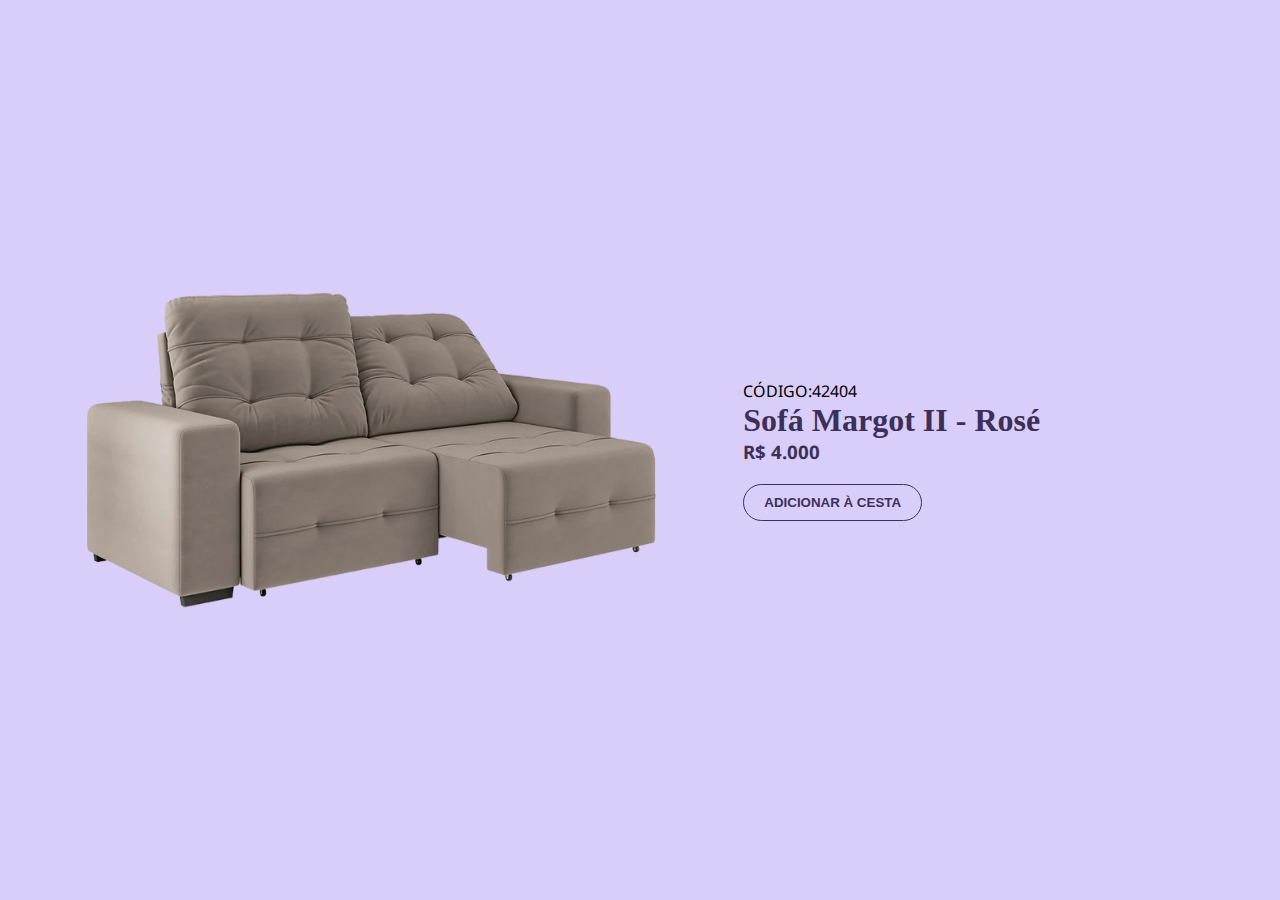
<file: card-de-produto/index.html>
<!DOCTYPE html>
<html lang="pt-br">
<head>
    <meta charset="UTF-8">
    <meta http-equiv="X-UA-Compatible" content="IE=edge">
    <meta name="viewport" content="width=device-width, initial-scale=1.0">
    <title>Card de Produto</title>
    <link rel="stylesheet" href="style.css">
    <link rel="shortcut icon" href="imagens/1356332.png" type="image/x-icon">
</head>
<body>
    <div class="area-principal">
        <div class="area-left">
            <img src="imagens/sofa_1.webp" alt="Sofa">
        </div>

        <div class="area-right">
            <div class="area-right-txt">
                <p>CÓDIGO:42404</p>
                <h1>Sofá Margot II - Rosé</h1>
                <h3>R$ 4.000</h3> 
            </div>

            <div class="area-right-button">
                <button>ADICIONAR À CESTA</button>
            </div>
        </div>
    </div>
</body>
</html>
</file>
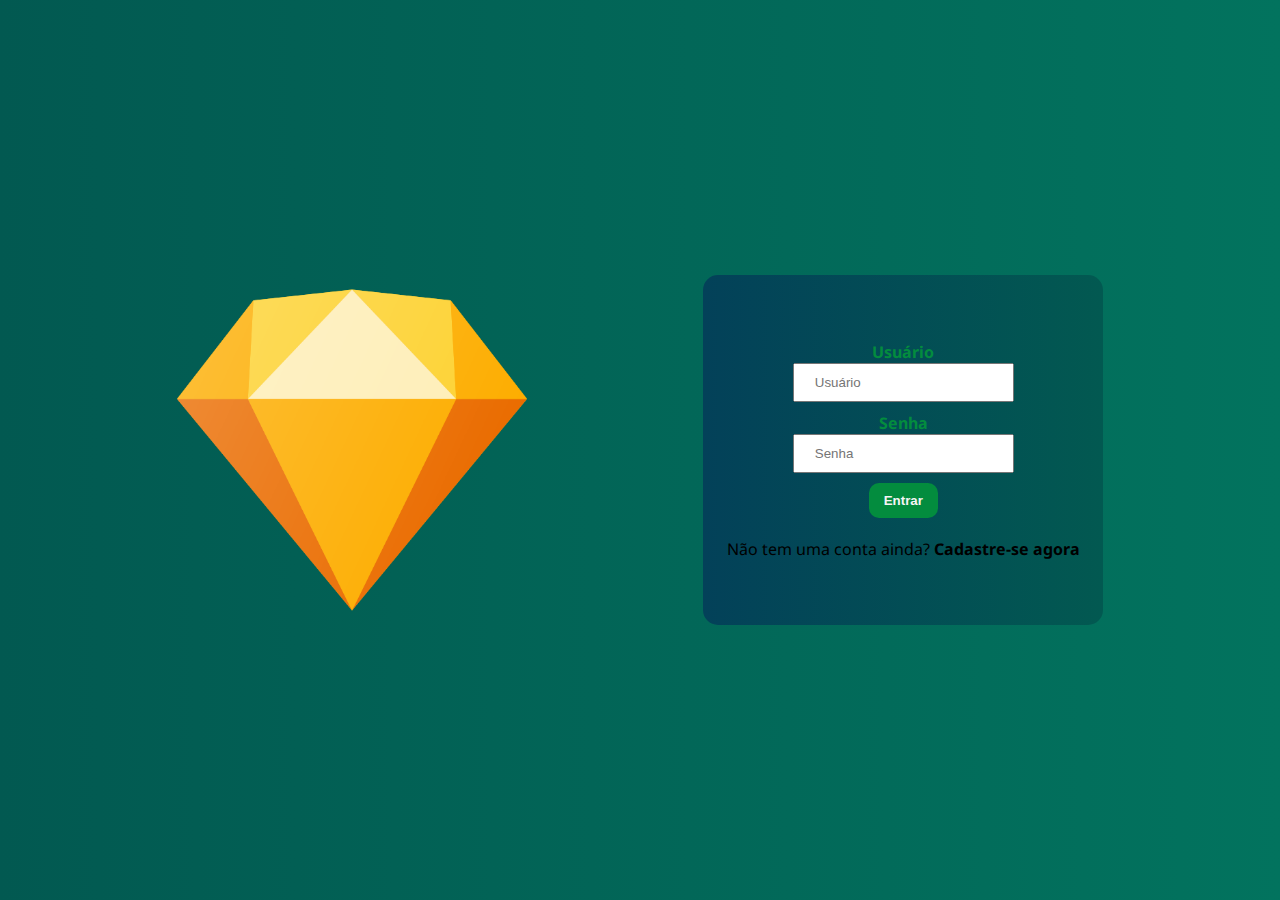
<file: site-teste 21/index.html>
<!DOCTYPE html>
<html lang="pt-br">
<head>
    <meta charset="UTF-8">
    <meta http-equiv="X-UA-Compatible" content="IE=edge">
    <meta name="viewport" content="width=device-width, initial-scale=1.0">
    <title>Login</title>
    <link rel="stylesheet" href="style.css">
    <link rel="shortcut icon" href="imagens/2993662_app_brand_brands_logo_logos_icon.png" type="image/x-icon">
</head>
<body>
    <div class="area-login">
        <div class="left-area">
            <img src="imagens/2993662_app_brand_brands_logo_logos_icon.png" alt="">
        </div>

        <div class="right-area">
            <div class="card-login">
                <div class="input-usuario">
                    <label for="Usuário">Usuário</label>
                    <input type="text" placeholder="Usuário" id="login">
                </div>
                <div class="input-senha">
                    <label for="Senha">Senha</label>
                    <input type="password" placeholder="Senha" id="senha">
                </div>

                <div class="btn-entrar">
                    <button onclick="logar()">Entrar</button> 
                </div>

                <div class="card-login-txt">
                    <p>Não tem uma conta ainda? <a href="#">Cadastre-se agora</a></p>
                </div>
            </div>
        </div>
    </div>

    <script src="javascript.js"></script>
</body>
</html>
</file>
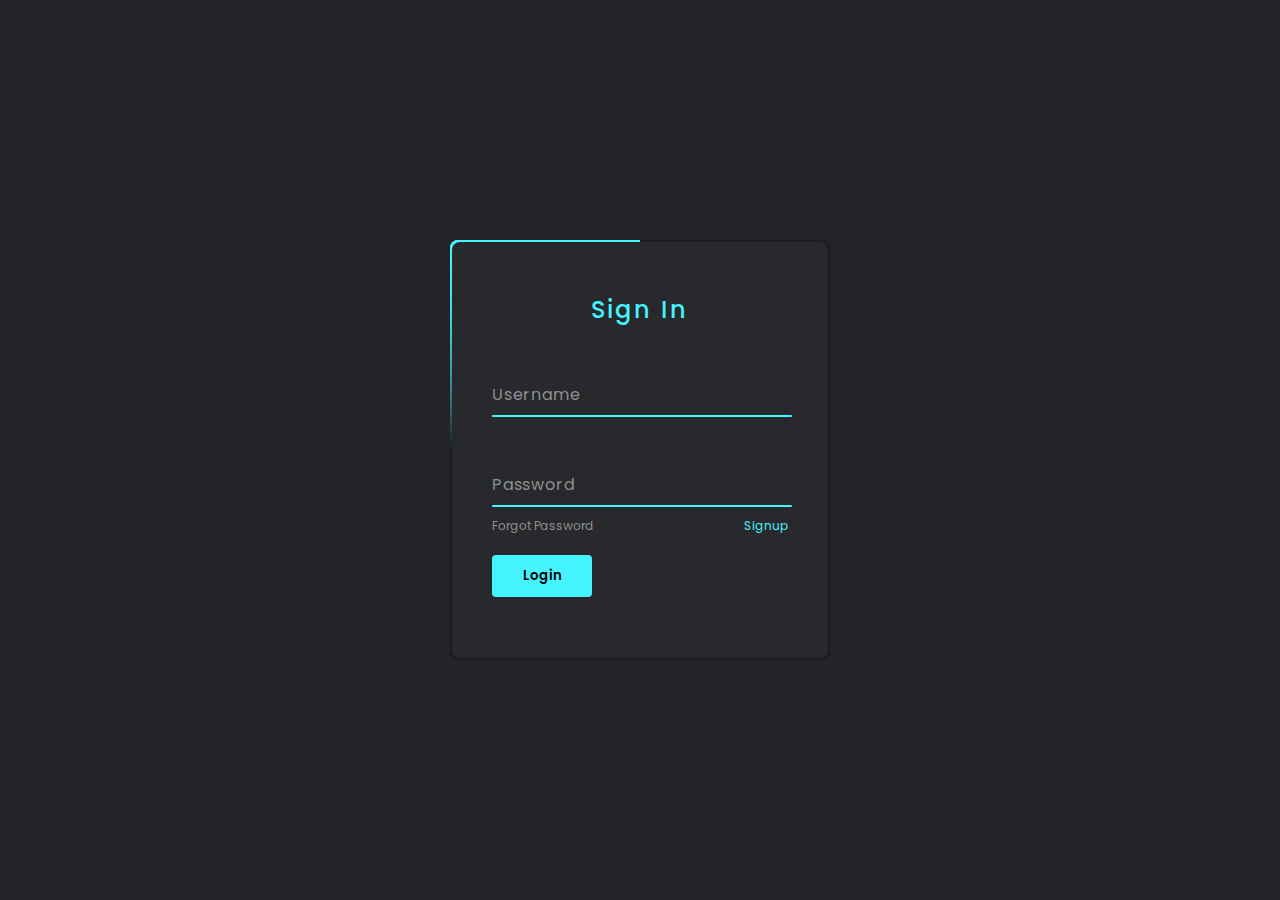
<file: site-teste 22/index.html>
<!DOCTYPE html>
<html lang="pt-br">
<head>
    <meta charset="UTF-8">
    <meta http-equiv="X-UA-Compatible" content="IE=edge">
    <meta name="viewport" content="width=device-width, initial-scale=1.0">
    <title>Tela de Login</title>
    <link rel="stylesheet" href="style.css">
    <link rel="shortcut icon" href="imagens/login-.png" type="image/x-icon">
</head>
<body>
    <div class="box">
        <div class="form">
            <h2>Sign In</h2>
            <div class="inputBox">
                <input type="text" required="required" id="login">
                <span>Username</span>
                <i></i>
            </div>

            <div class="inputBox">
                <input type="password" required="required" id="senha">
                <span>Password</span>
                <i></i>
            </div>
    
            <div class="links">
                <a href="#">Forgot Password</a> 
                <a href="#">Signup</a> 
            </div>

            <input type="submit" value="Login" onclick="logar()">
        </div>
    </div>

    <script src="login-screen.js"></script>
</body>
</html>
</file>
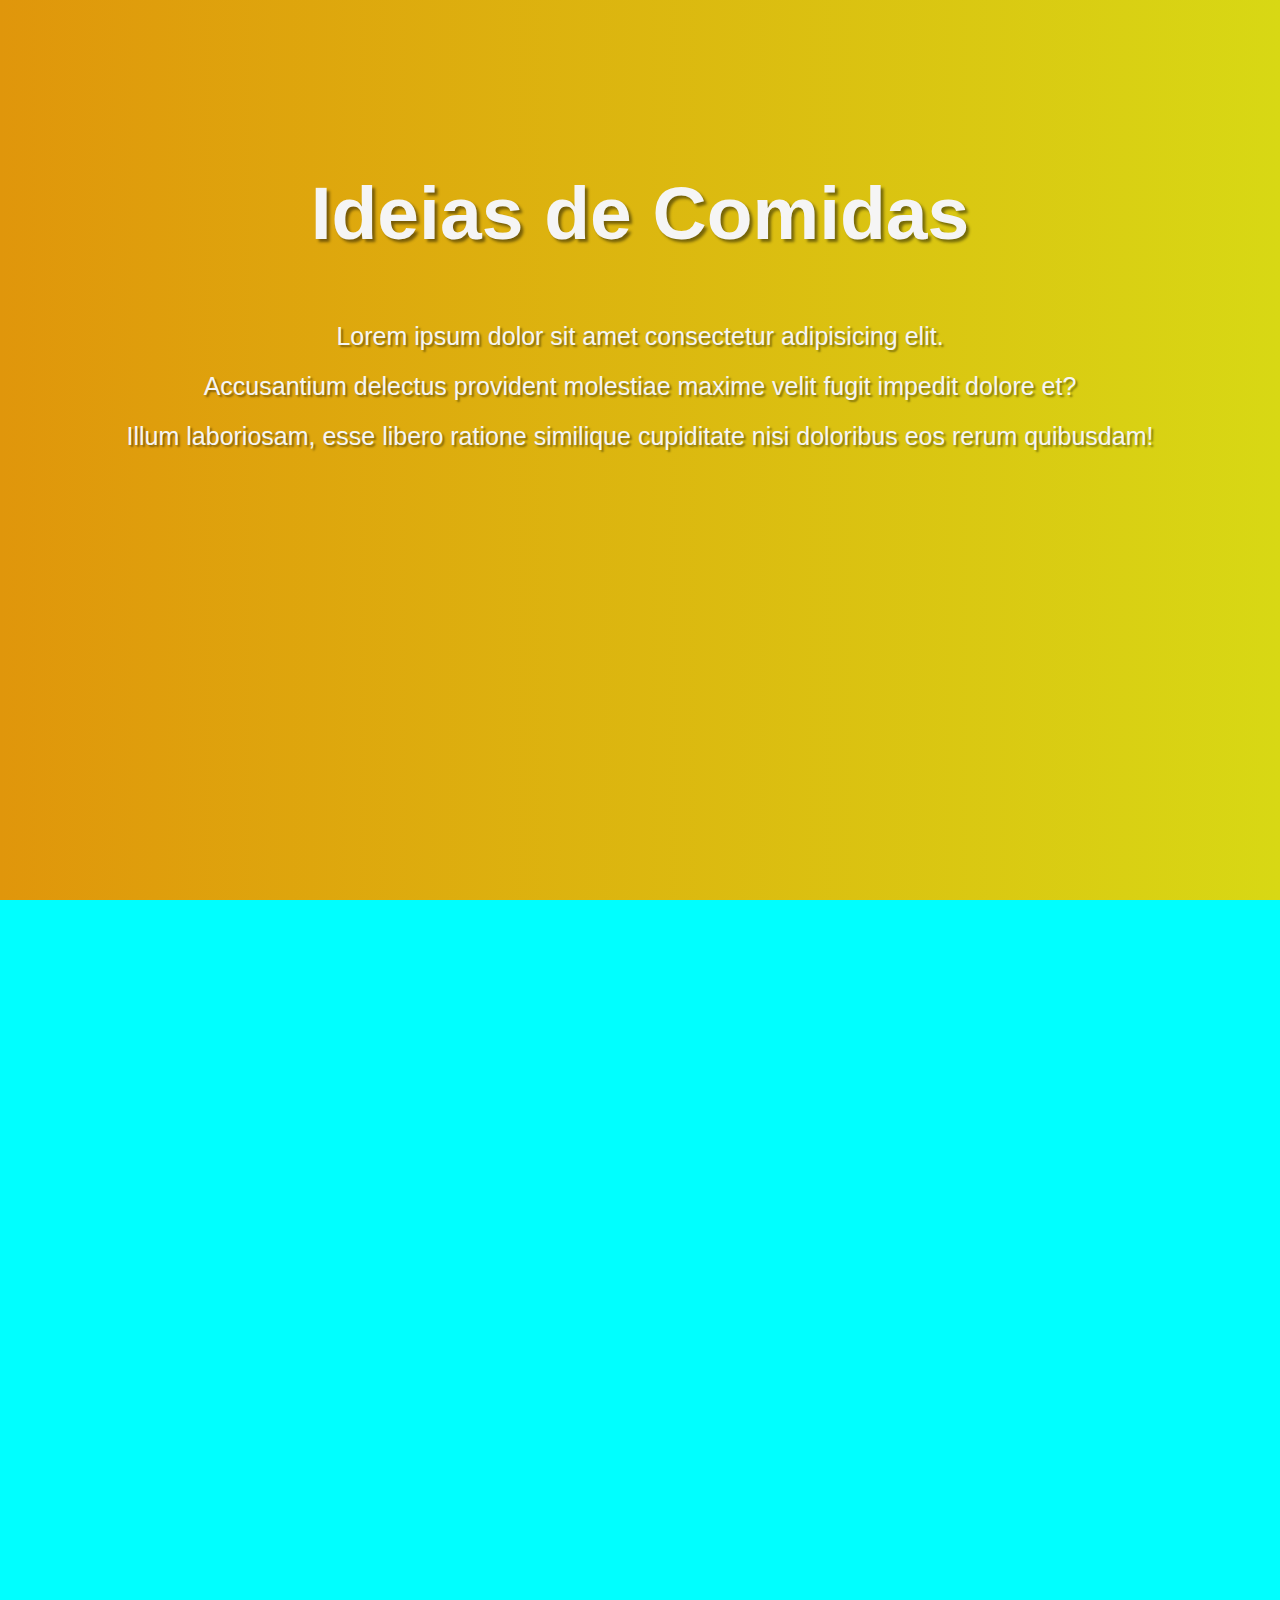
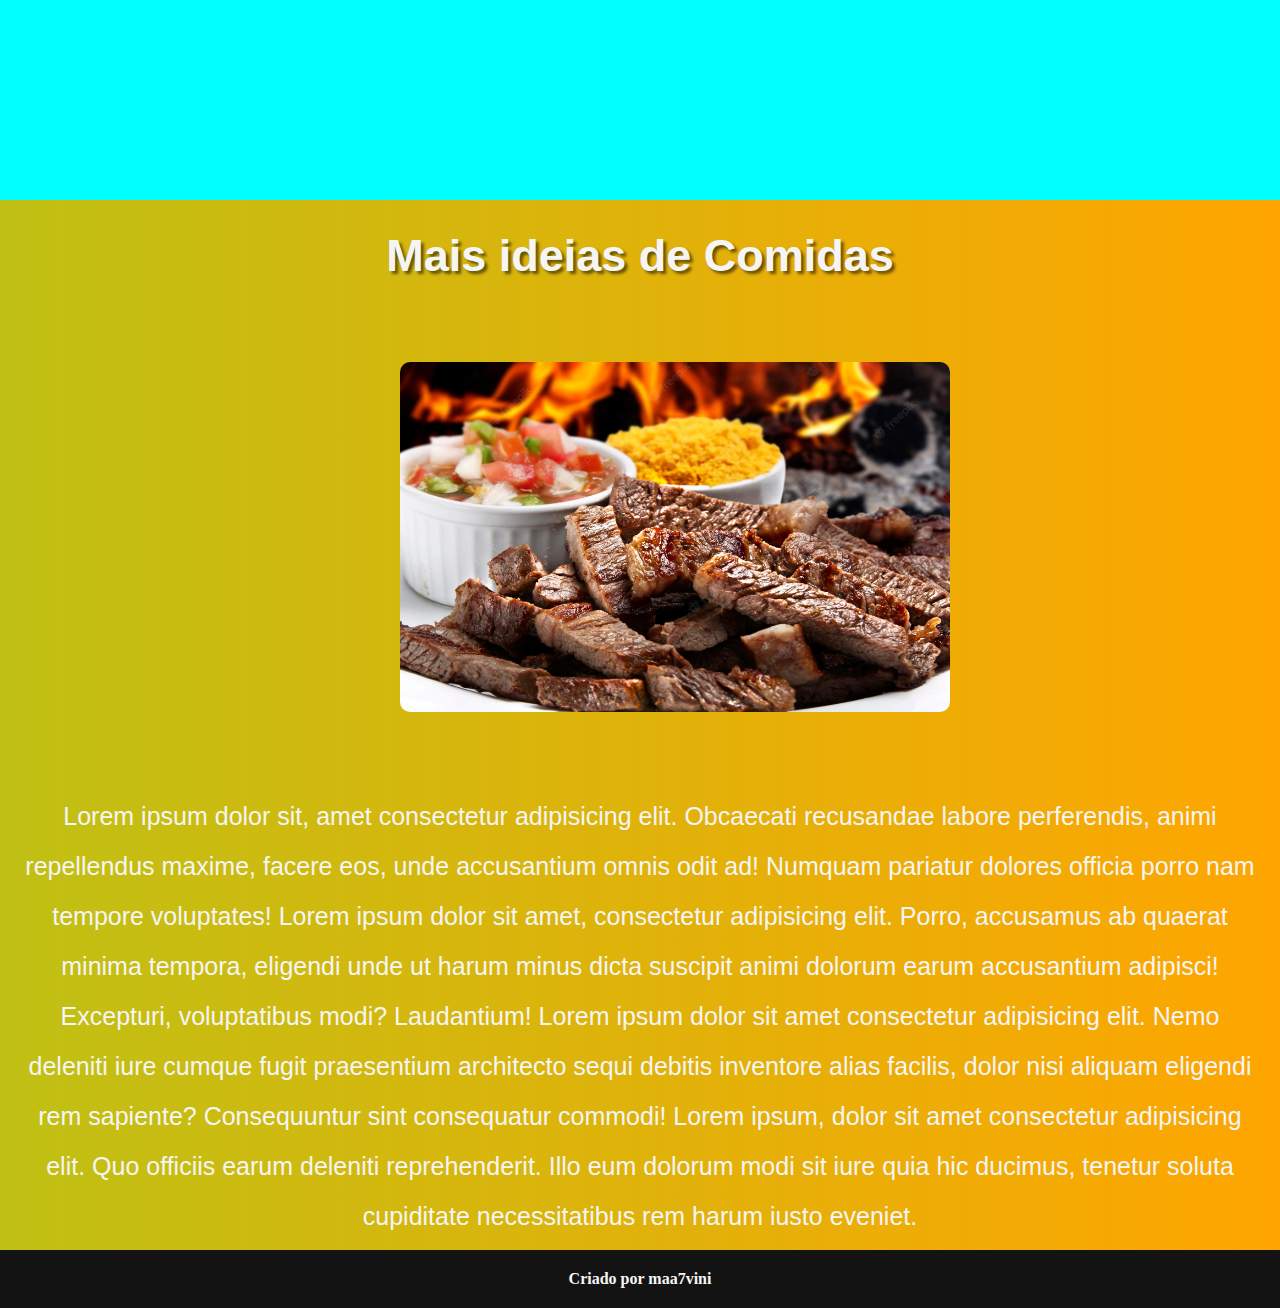
<file: site-teste 3/index.html>
<!DOCTYPE html>
<html lang="pt-br">
<head>
    <meta charset="UTF-8">
    <meta http-equiv="X-UA-Compatible" content="IE=edge">
    <meta name="viewport" content="width=device-width, initial-scale=1.0">
    <title>Comidas | M.V</title>
    <link rel="shortcut icon" href="imagens/icons8-barbecue-48.png" type="image/x-icon">
    <link rel="stylesheet" href="style.css">
</head>
<body>
    <div class="container" id="div1">
        <h1>Ideias de Comidas</h1>
        <p>Lorem ipsum dolor sit amet consectetur adipisicing elit. <br> Accusantium delectus provident molestiae maxime velit fugit impedit dolore et? <br> Illum laboriosam, esse libero ratione similique cupiditate nisi doloribus eos rerum quibusdam!</p>
    </div>
    <div class="container" id="div2"></div>
    <div class="container" id="div3">
        <h2>Mais ideias de Comidas</h2>
        <img src="imagens/churrasco.webp" alt="churrasco">
        <p>Lorem ipsum dolor sit, amet consectetur adipisicing elit. Obcaecati recusandae labore perferendis, animi repellendus maxime, facere eos, unde accusantium omnis odit ad! Numquam pariatur dolores officia porro nam tempore voluptates! Lorem ipsum dolor sit amet, consectetur adipisicing elit. Porro, accusamus ab quaerat minima tempora, eligendi unde ut harum minus dicta suscipit animi dolorum earum accusantium adipisci! Excepturi, voluptatibus modi? Laudantium! Lorem ipsum dolor sit amet consectetur adipisicing elit. Nemo deleniti iure cumque fugit praesentium architecto sequi debitis inventore alias facilis, dolor nisi aliquam eligendi rem sapiente? Consequuntur sint consequatur commodi! Lorem ipsum, dolor sit amet consectetur adipisicing elit. Quo officiis earum deleniti reprehenderit. Illo eum dolorum modi sit iure quia hic ducimus, tenetur soluta cupiditate necessitatibus rem harum iusto eveniet.</p>
    </div>
    <footer>
        <p>Criado por <a href="https://github.com/maa7vini" target="_blank" rel="external">maa7vini</a></p>
    </footer>
</body>
</html>
</file>
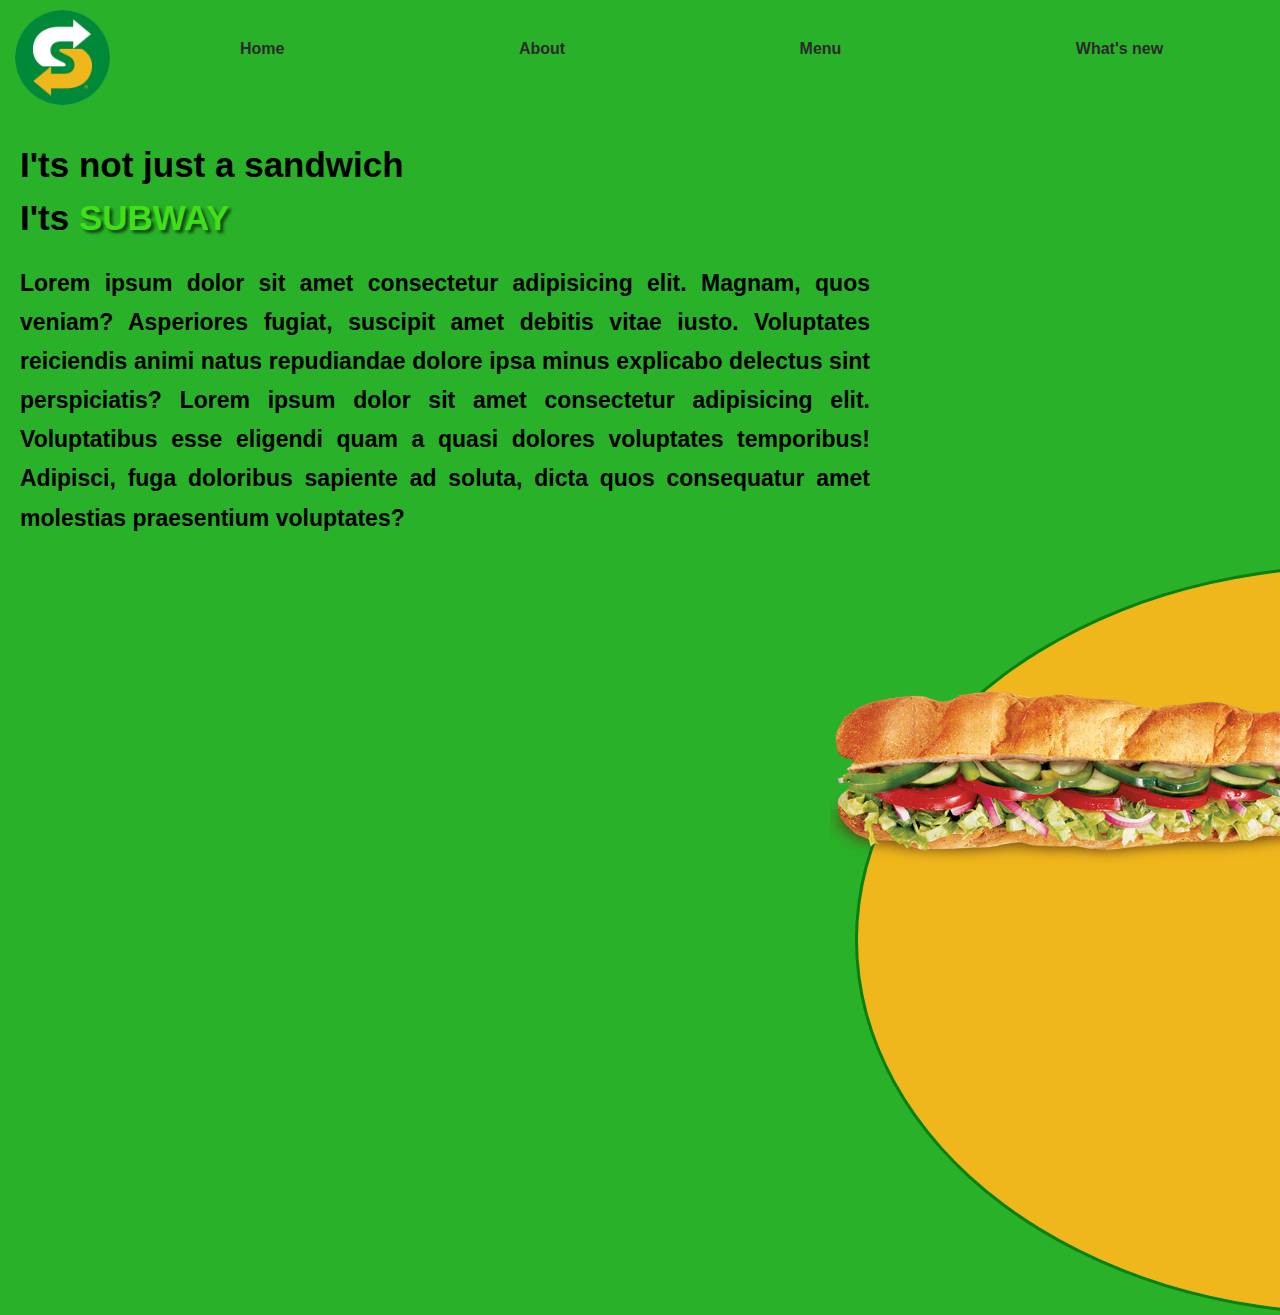
<file: site-teste 5/index.html>
<!DOCTYPE html>
<html lang="pt-br">
<head>
    <meta charset="UTF-8">
    <meta http-equiv="X-UA-Compatible" content="IE=edge">
    <meta name="viewport" content="width=device-width, initial-scale=1.0">
    <title>| Subway</title>
    <link rel="shortcut icon" href="imagens/-J-WylRi_400x400.png" type="image/x-icon">
    <link rel="stylesheet" href="style.css">
</head>
<body>
    <header>
        <nav>
            <img src="imagens/-J-WylRi_400x400.png" alt="Logo SubWay">
        </nav>
        <div class="menu">
            <a href="#">Home</a>
            <a href="#">About</a>
            <a href="#">Menu</a>
            <a href="#">What's new</a>
        </div>
    </header>
    <div class="bola-laranja"></div>
    <div class="lanche">
        <img src="imagens/lanche-vegetariano.png" alt="Lanche">
    </div>
    <div class="sobre">
        <div class="texto-sobre">
            <h1>I'ts not just a sandwich <br> I'ts <span style="color: rgb(64, 223, 24); text-shadow: 3px 3px 3px rgba(0, 0, 0, 0.589);">SUBWAY</span></h1>
            <p>Lorem ipsum dolor sit amet consectetur adipisicing elit. Magnam, quos veniam? Asperiores fugiat, suscipit amet debitis vitae iusto. Voluptates reiciendis animi natus repudiandae dolore ipsa minus explicabo delectus sint perspiciatis? Lorem ipsum dolor sit amet consectetur adipisicing elit. Voluptatibus esse eligendi quam a quasi dolores voluptates temporibus! Adipisci, fuga doloribus sapiente ad soluta, dicta quos consequatur amet molestias praesentium voluptates?
            </p>
        </div>
    </div>
</body>
</html>
</file>
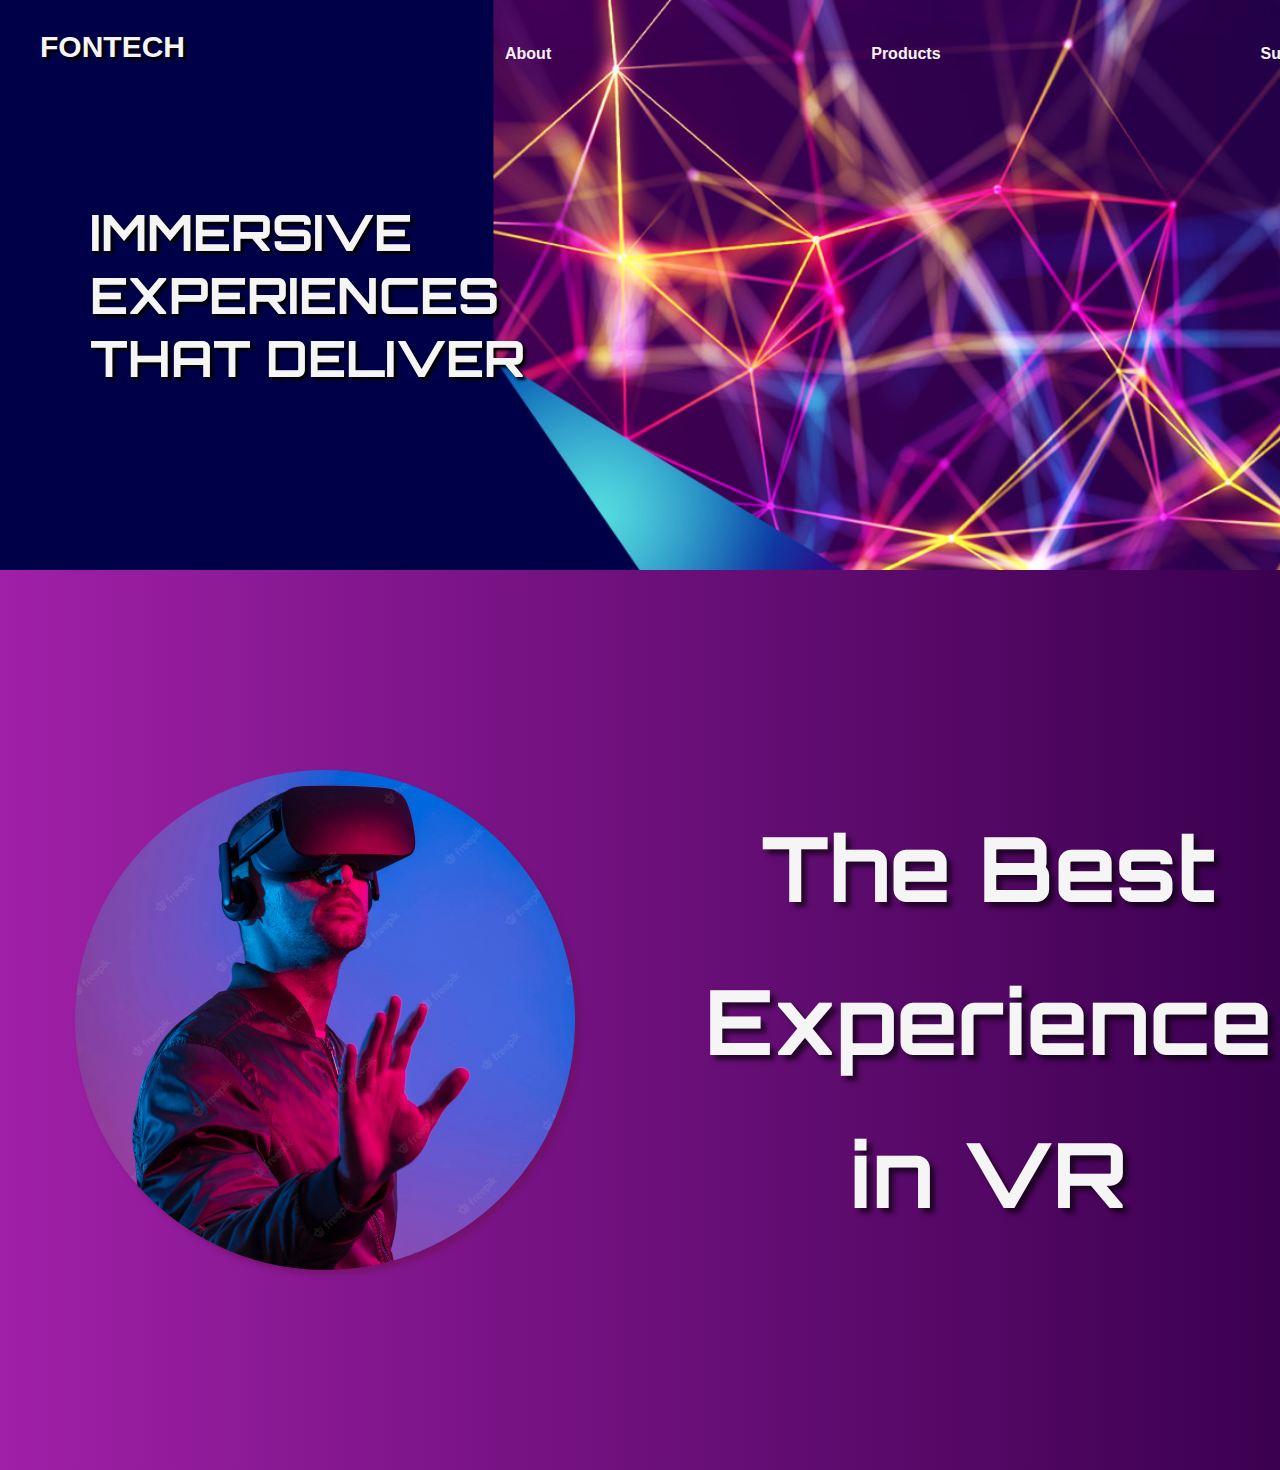
<file: site-teste 6/index.html>
<!DOCTYPE html>
<html lang="pt-br">
<head>
    <link rel="preconnect" href="https://fonts.googleapis.com">
    <link rel="preconnect" href="https://fonts.gstatic.com" crossorigin>
    <link href="https://fonts.googleapis.com/css2?family=Orbitron:wght@500&display=swap" rel="stylesheet">
    <meta charset="UTF-8">
    <meta http-equiv="X-UA-Compatible" content="IE=edge">
    <meta name="viewport" content="width=device-width, initial-scale=1.0">
    <title>Tech | M.V</title>
    <link rel="shortcut icon" href="imagens/icons8-circuit-50.png" type="image/x-icon">
    <link rel="stylesheet" href="style.css">
</head>
<body>
    <nav class="menu">
        <h1>FONTECH</h1>
        <a href="#">About</a>
        <a href="#">Products</a>
        <a href="#">Support</a>
    </nav>
    <div class="header">
        <h1>IMMERSIVE <br> EXPERIENCES <br> THAT DELIVER</h1>
    </div>
    <div class="vr">
        <img src="imagens/homem-usando-oculos-vr-com-fundo-gradiente_23-2148864957.webp" alt="Homem usando oculos VR">
        <h1>The Best <br> Experience <br> in VR</h1>
    </div>
</body>
</html>
</file>
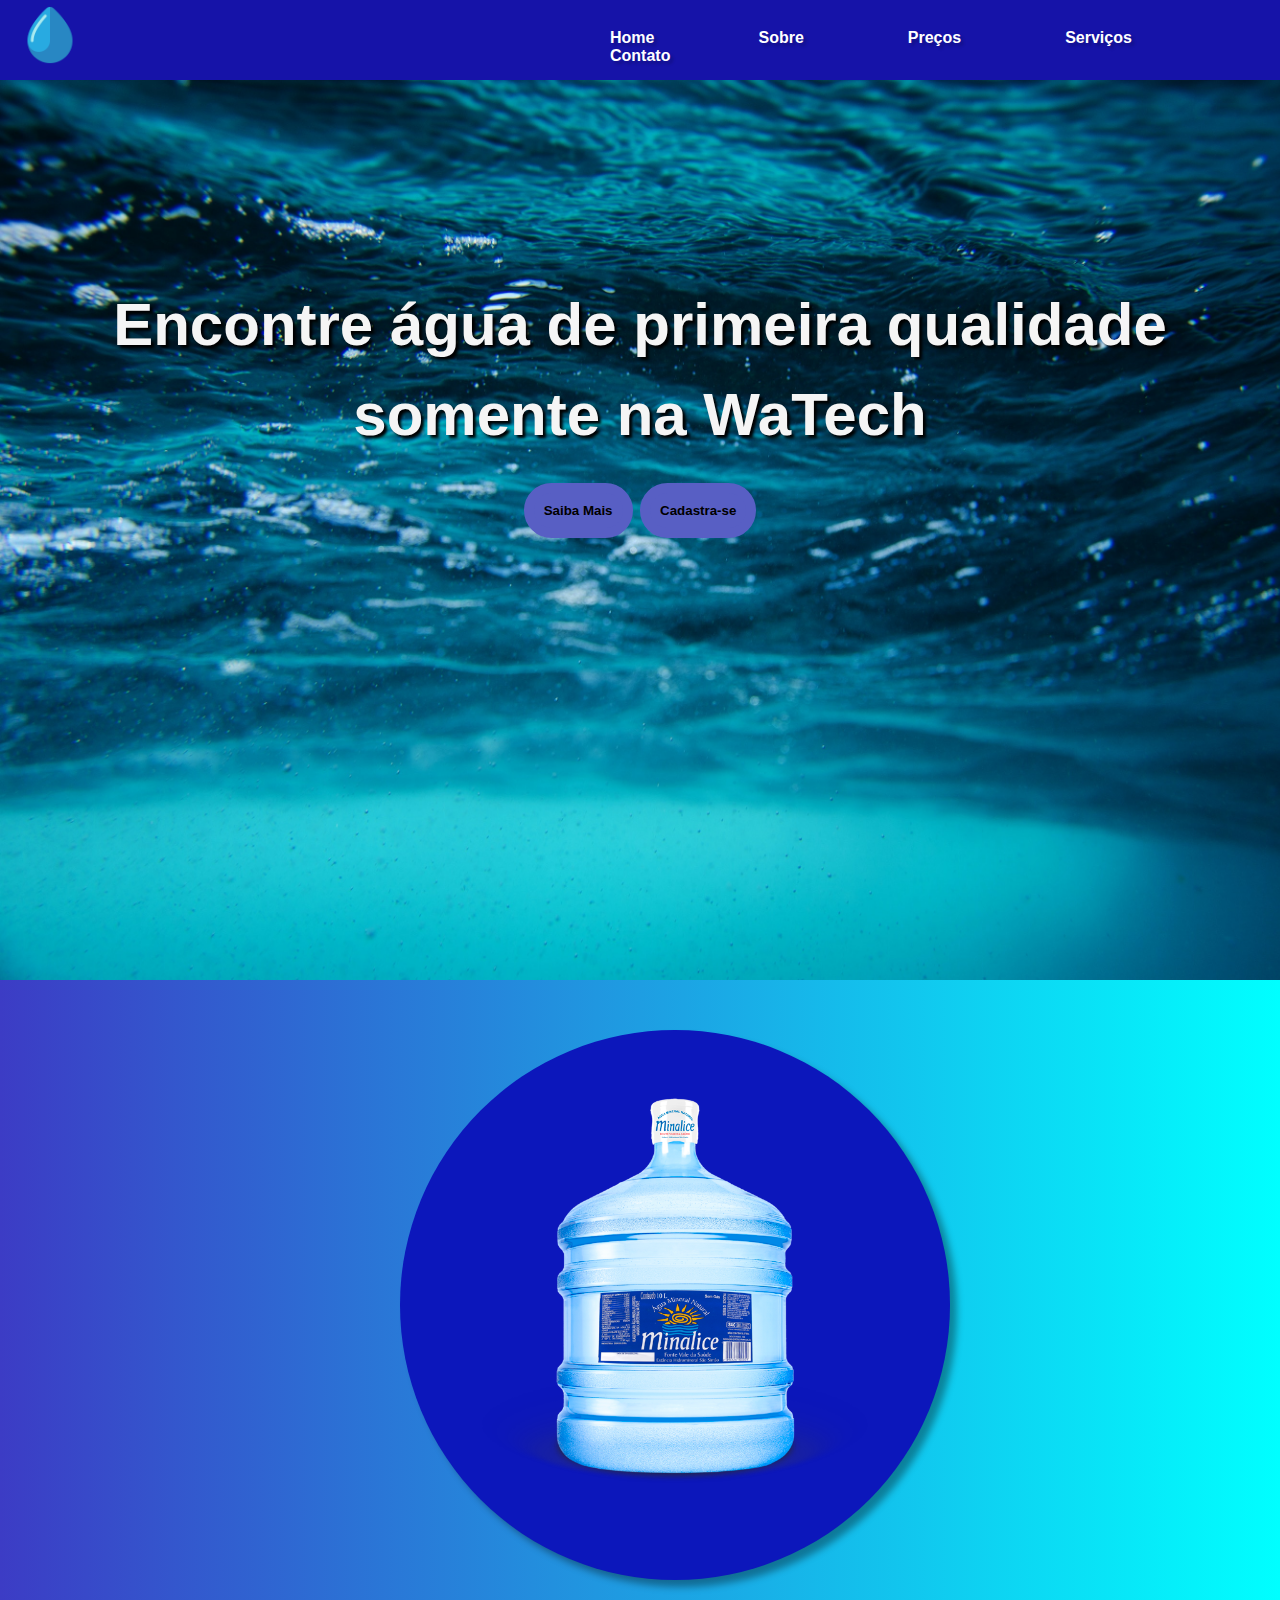
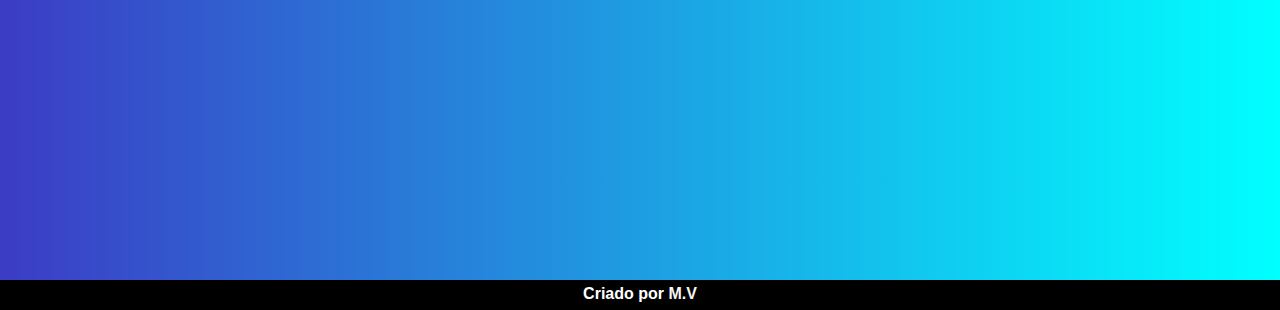
<file: site-teste 7/index.html>
<!DOCTYPE html>
<html lang="pt-br">
<head>
    <meta charset="UTF-8">
    <meta http-equiv="X-UA-Compatible" content="IE=edge">
    <meta name="viewport" content="width=device-width, initial-scale=1.0">
    <title>Water | M.V</title>
    <link rel="stylesheet" href="style.css">
    <link rel="shortcut icon" href="imagens/2534347.png" type="image/x-icon">
</head>
<body>
    <header>
        <nav>
            <img src="imagens/2534347.png" alt="Gota de Água">
        </nav>
        <div class="menu">
        <a href="#">Home</a> 
        <a href="#">Sobre</a>
        <a href="#">Preços</a>
        <a href="#">Serviços</a>
        <a href="#">Contato</a>
        </div>
    </header>
    <div class="center">
        <h1>Encontre água de primeira qualidade <br> somente na WaTech</h1>
        <button>Saiba Mais</button>
        <button>Cadastra-se</button>
    </div>
    <div class="div1">
        <div class="bola"></div>
        <div class="galao">
            <img src="imagens/GAlao-10-2.png" alt="Galão de Água">
        </div>
    </div>
    <footer>
        <p>Criado por <a href="https://github.com/maa7vini" target="_blank" rel="external">M.V</a></p>
    </footer>
</body>
</html>
</file>
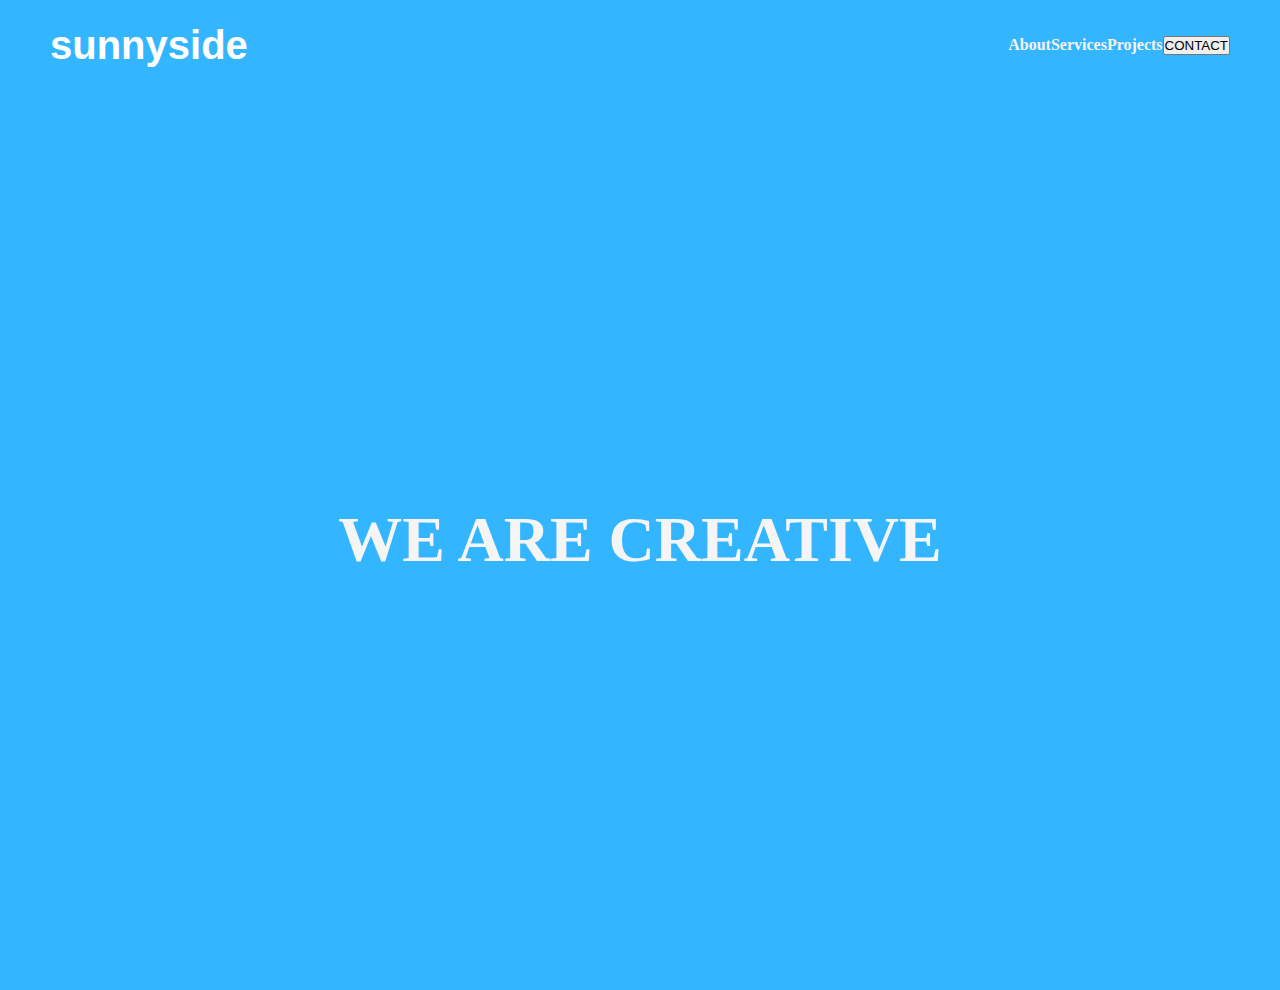
<file: site-teste 8/index.html>
<!DOCTYPE html>
<html lang="pt-br">
<head>
    <meta charset="UTF-8">
    <meta http-equiv="X-UA-Compatible" content="IE=edge">
    <meta name="viewport" content="width=device-width, initial-scale=1.0">
    <title>Site Test</title>
    <link rel="stylesheet" href="style.css">
    <link rel="shortcut icon" href="imagens/5854002_citrus_food_fruit_juice_orange_icon.png" type="image/x-icon">
</head>
<body>
    <nav>
        <div class="nav-titutlo">
            <h1>sunnyside</h1>
        </div>

        <div class="nav-links">
            <a href="#">About</a>
            <a href="#">Services</a>
            <a href="#">Projects</a>

            <div class="nav-btn">
                <button>CONTACT</button>
            </div>
        </div>
    </nav>

    <header>
        <div class="header-titulo">
            <h1>WE ARE CREATIVE</h1>
        </div>
    </header>

    <section>
        <div class="paragrafo1">

        </div>
    </section>
</body>
</html>
</file>
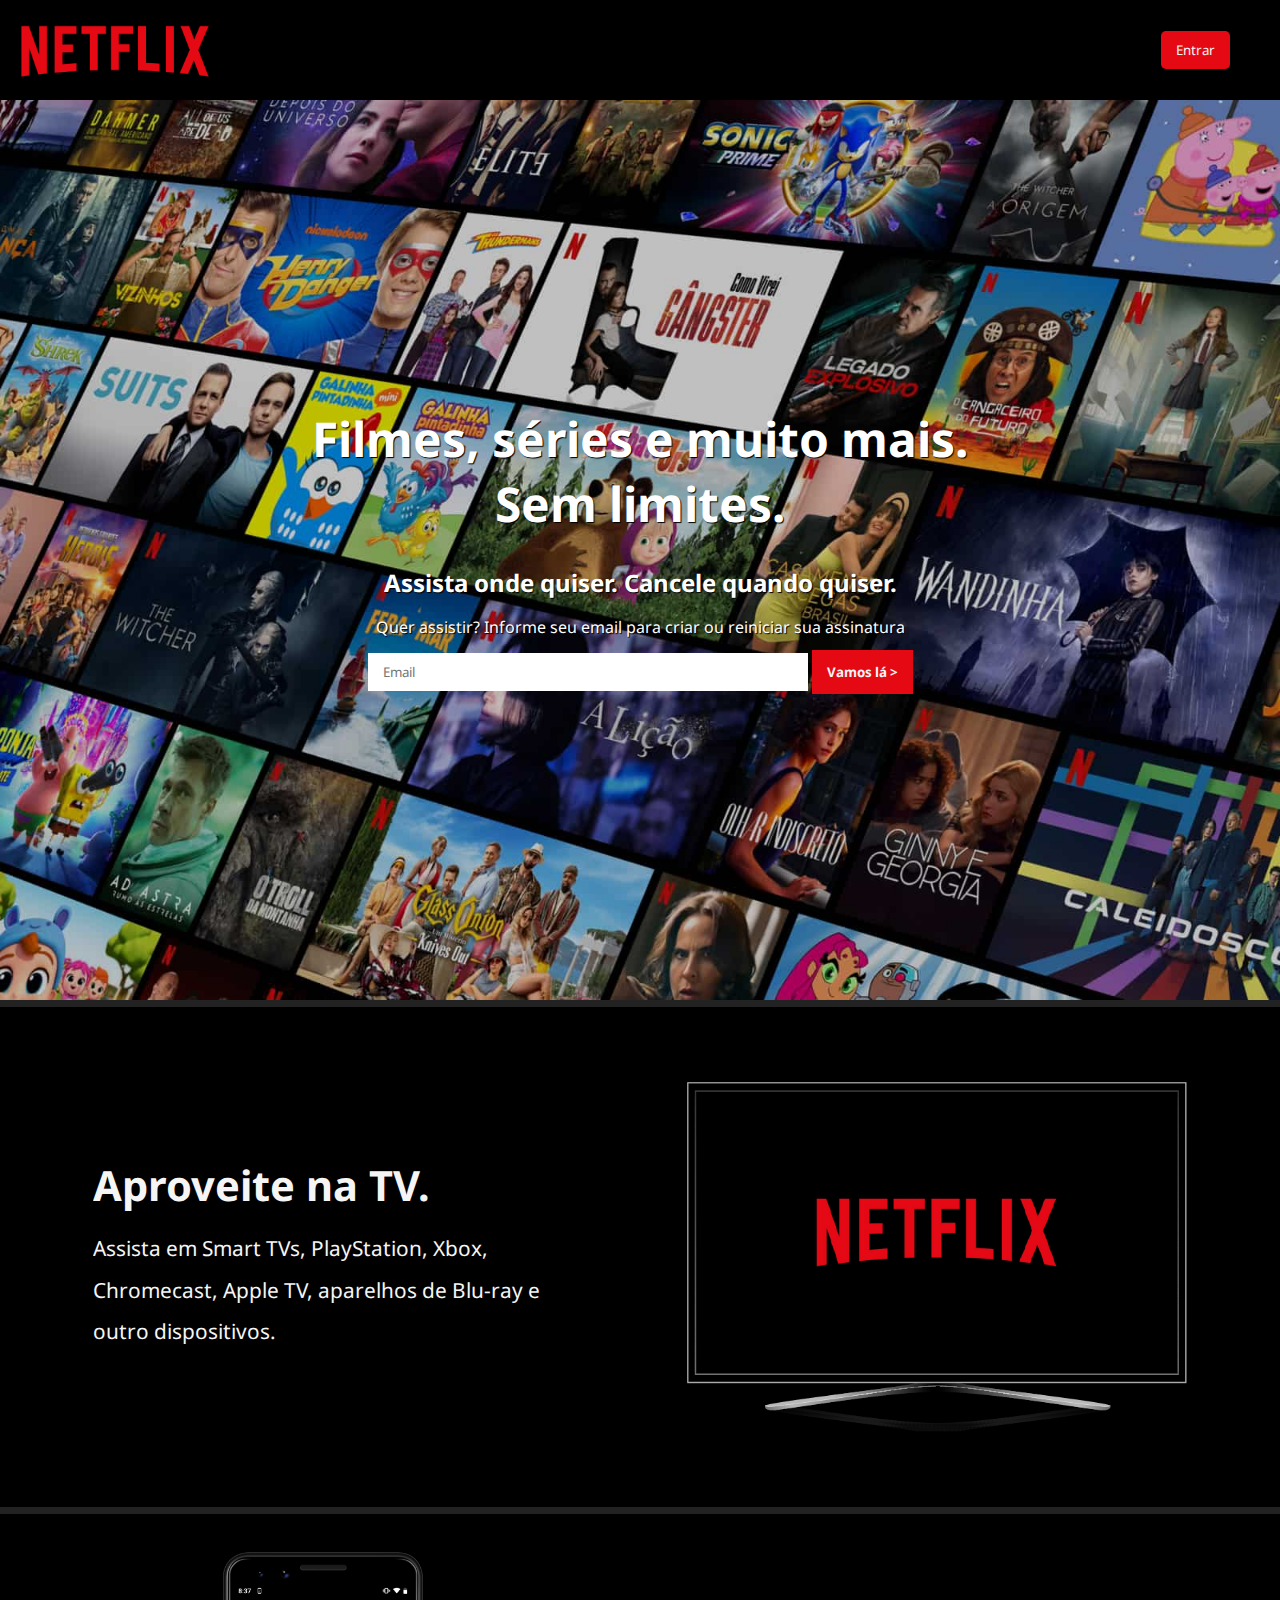
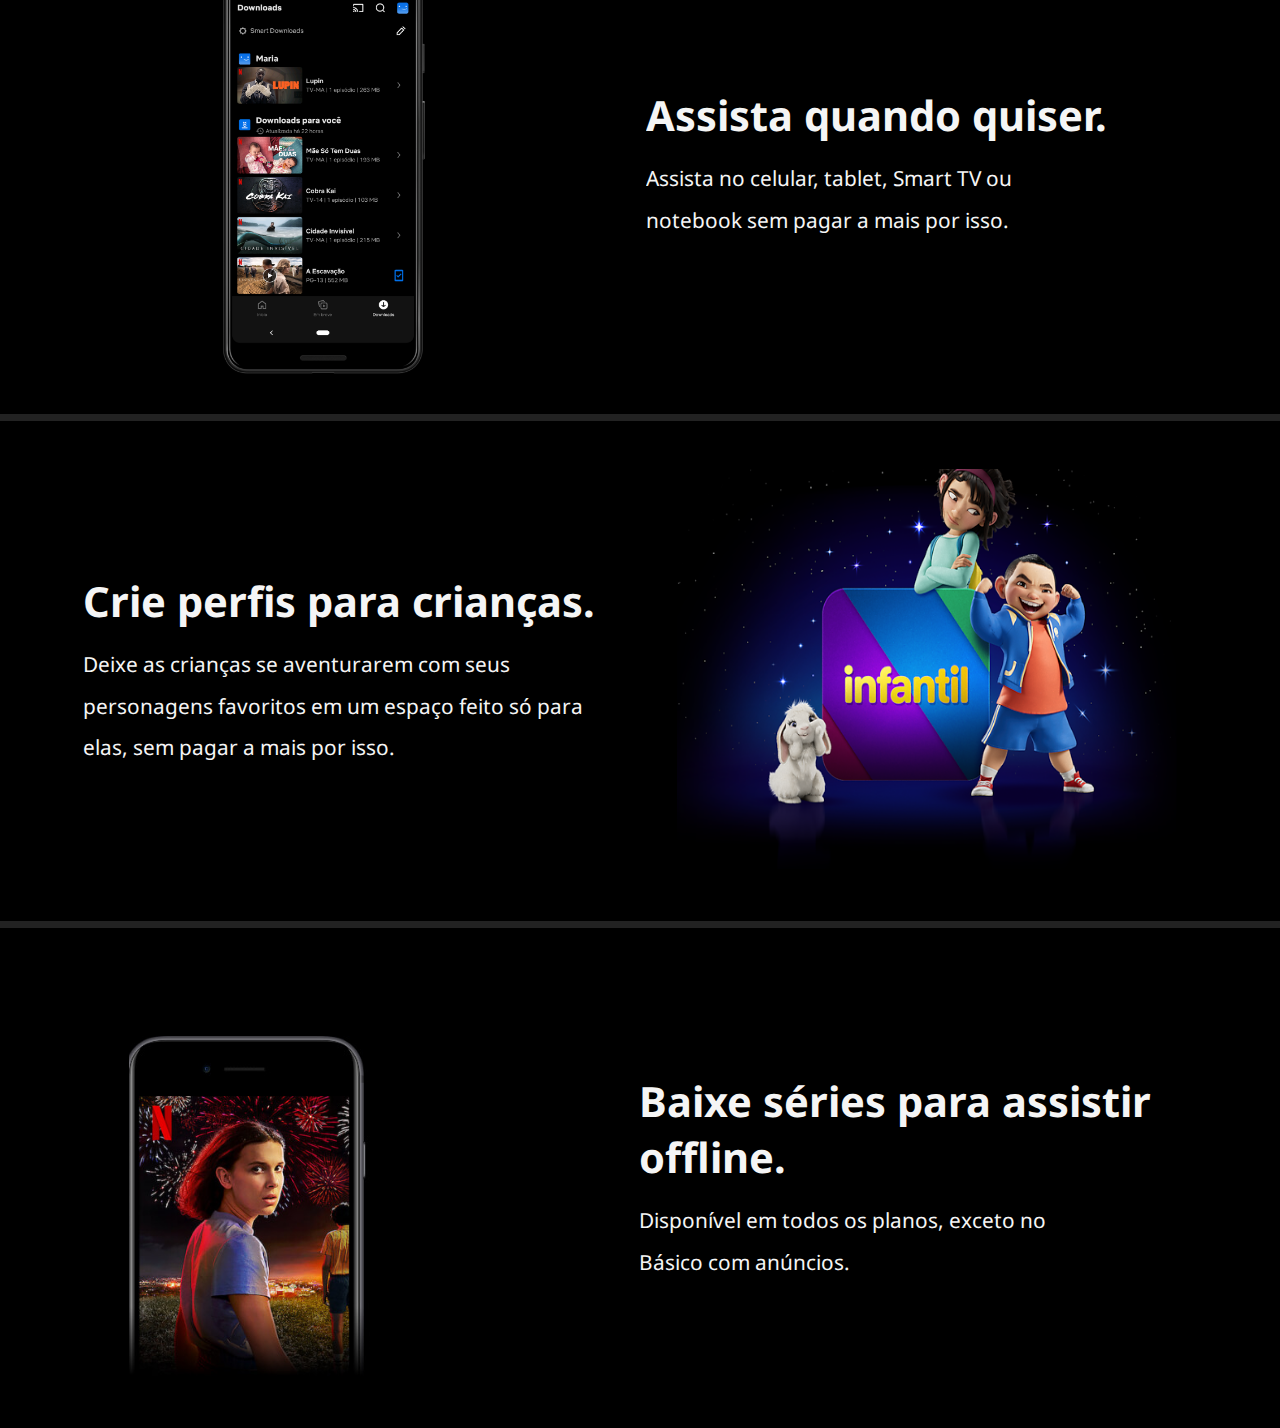
<file: site-teste-19/index.html>
<!DOCTYPE html>
<html lang="pt-br">
<head>
    <meta charset="UTF-8">
    <meta http-equiv="X-UA-Compatible" content="IE=edge">
    <meta name="viewport" content="width=device-width, initial-scale=1.0">
    <title>Netflix</title>
    <link rel="stylesheet" href="style.css">
    <link rel="shortcut icon" href="imagens/netflix-3521600-2945044.webp" type="image/x-icon">
</head>
<body>
    <nav>
        <div class="nav-logo">
            <img src="imagens/580b57fcd9996e24bc43c529.png" alt="Logo Netflix">
        </div>

        <div class="nav-button">
            <button>Entrar</button>
        </div>
    </nav>
    <header>
        <div class="header-txt">
            <div class="titulo">
                <h1>Filmes, séries e muito mais.</h1>
                <h1>Sem limites.</h1>
            </div>

            <div class="sub-titulo">
                <h2>Assista onde quiser. Cancele quando quiser.</h2>
            </div>

            <div class="input-txt">
                <p>Quer assistir? Informe seu email para criar ou reiniciar sua assinatura</p> 
            </div>

            <div class="input-header">
                <input type="text" placeholder="Email"> <button>Vamos lá ></button> 
            </div>
        </div>
    </header>
    <div class="aproveite-na-tv">
        <div class="left">
            <div class="aproveite-na-tv-txt">
                <h1>Aproveite na TV.</h1>
                <div class="aproveite-na-tv-p">
                    <p>Assista em Smart TVs, PlayStation, Xbox, <br> Chromecast, Apple TV, aparelhos de Blu-ray e <br> outro dispositivos.</p>
                </div>
            </div>
        </div>

        <div class="right">
            <img src="imagens/620bee94afa863a05f375090_NetflixAsset 18.png" alt="Netflix na TV">
        </div>
    </div>
    <div class="assista-quando-quiser">
        <div class="assista-quando-quiser-left">
            <img src="imagens/i425399.png" alt="Netflix no Celular">
        </div>

        <div class="assista-quando-quiser-right">
            <div class="assista-quando-quiser-txt">
                <h1>Assista quando quiser.</h1>
            </div>
            <div class="assista-quando-quiser-p">
                <p>Assista no celular, tablet, Smart TV ou <br> notebook sem pagar a mais por isso.</p>
            </div>
        </div>
    </div>
    <div class="perfis-para-criancas">
        <div class="perfis-para-criancas-left">
            <div class="perfis-para-criancas-txt">
                <h1>Crie perfis para crianças.</h1>
            </div>
            <div class="perfis-para-criancas-p">
                <p>Deixe as crianças se aventurarem com seus personagens favoritos em um espaço feito só para elas, sem pagar a mais por isso.</p>
            </div>
        </div>
        <div class="perfis-para-criancas-right">
            <img src="imagens/AAAABWGB3YOpSh2wA7OOZQYD-MkalQ0oJEy-YEEpoPKAIenLtZf5lKeERDdKj-u6WnZx9wx_QuiDVHkGM_1QmVQt9yxM7mKjevBNHKFz.png" alt="Desenho Infantil">
        </div>
    </div>
    <div class="baixe-series">
        <div class="baixe-series-left">
            <img src="imagens/mobile-0819.jpg" alt="Celular">
        </div>
        <div class="baixe-series-right">
            <div class="baixe-series-txt">
                <h1>Baixe séries para assistir <br> offline.</h1>
            </div>
            <div class="baixe-series-p">
                <p>Disponível em todos os planos, exceto no <br> Básico com anúncios.</p>
            </div>
        </div>
    </div>
</body>
</html>
</file>
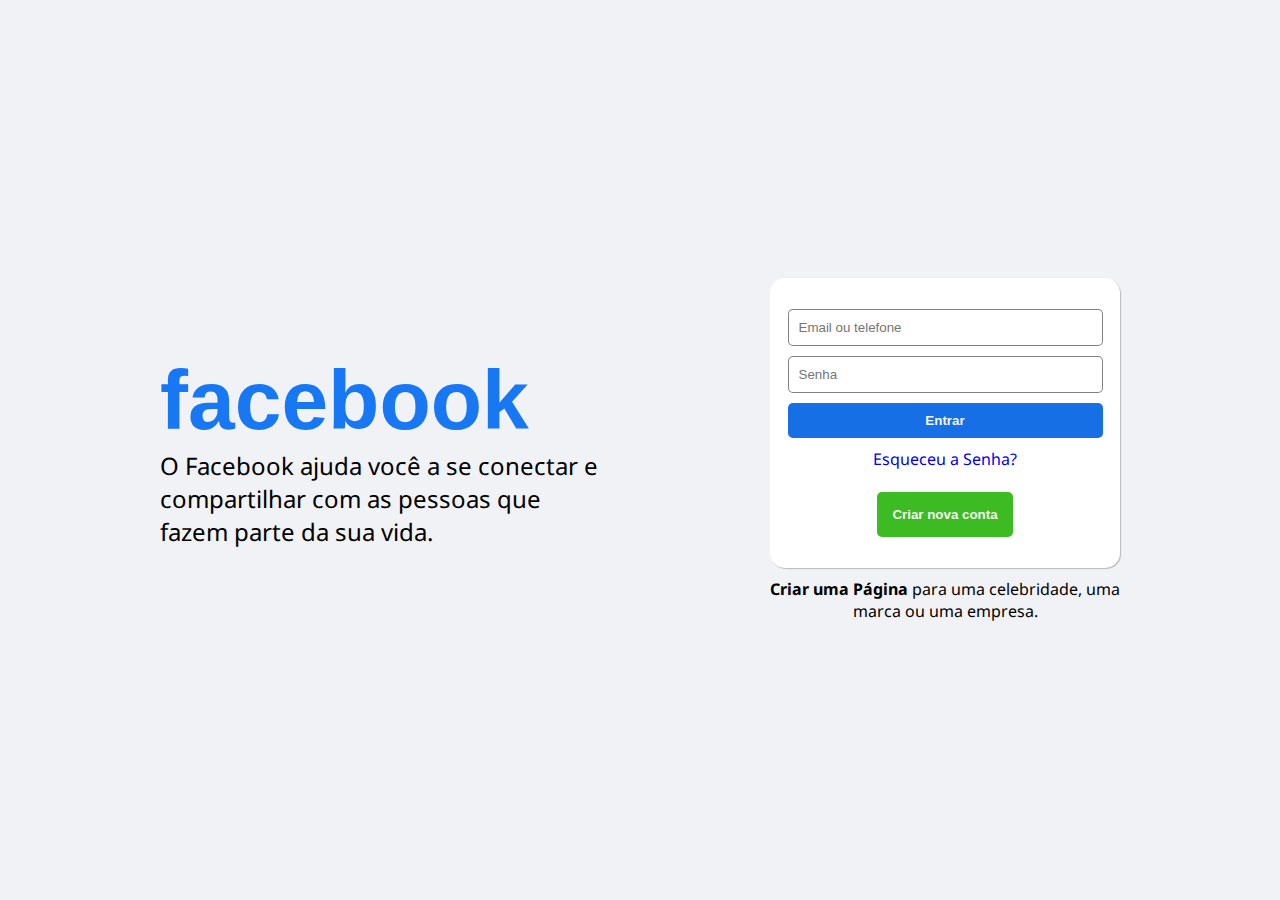
<file: site-teste-20/index.html>
<!DOCTYPE html>
<html lang="pt-br">
<head>
    <meta charset="UTF-8">
    <meta http-equiv="X-UA-Compatible" content="IE=edge">
    <meta name="viewport" content="width=device-width, initial-scale=1.0">
    <title>Facebook</title>
    <link rel="stylesheet" href="style.css">
    <link rel="shortcut icon" href="imagens/Facebook_f_logo_(2019).svg.webp" type="image/x-icon">
</head>
<body>
    <div class="area-principal">
        <div class="left-area">
            <div class="txt">
                <h1>facebook</h1>
                <p>O Facebook ajuda você a se conectar e <br> compartilhar com as pessoas que <br> fazem parte da sua vida.</p>
            </div>
        </div>
        <div class="right-area">
            <div class="card-login">
                <input type="text" placeholder="Email ou telefone">
                <input type="password" placeholder="Senha" id="senha">
                <button id="btn-entrar">Entrar</button>
                <a href="#">Esqueceu a Senha?</a>
                <br>
                <button>Criar nova conta</button>
            </div>
            <div class="right-area-txt">
                <div class="right-area-txt-p">
                    <p><a href="#">Criar uma Página</a> para uma celebridade, uma marca ou uma empresa.</p>
                </div>
            </div>
        </div>
    </div>
</body>
</html>
</file>
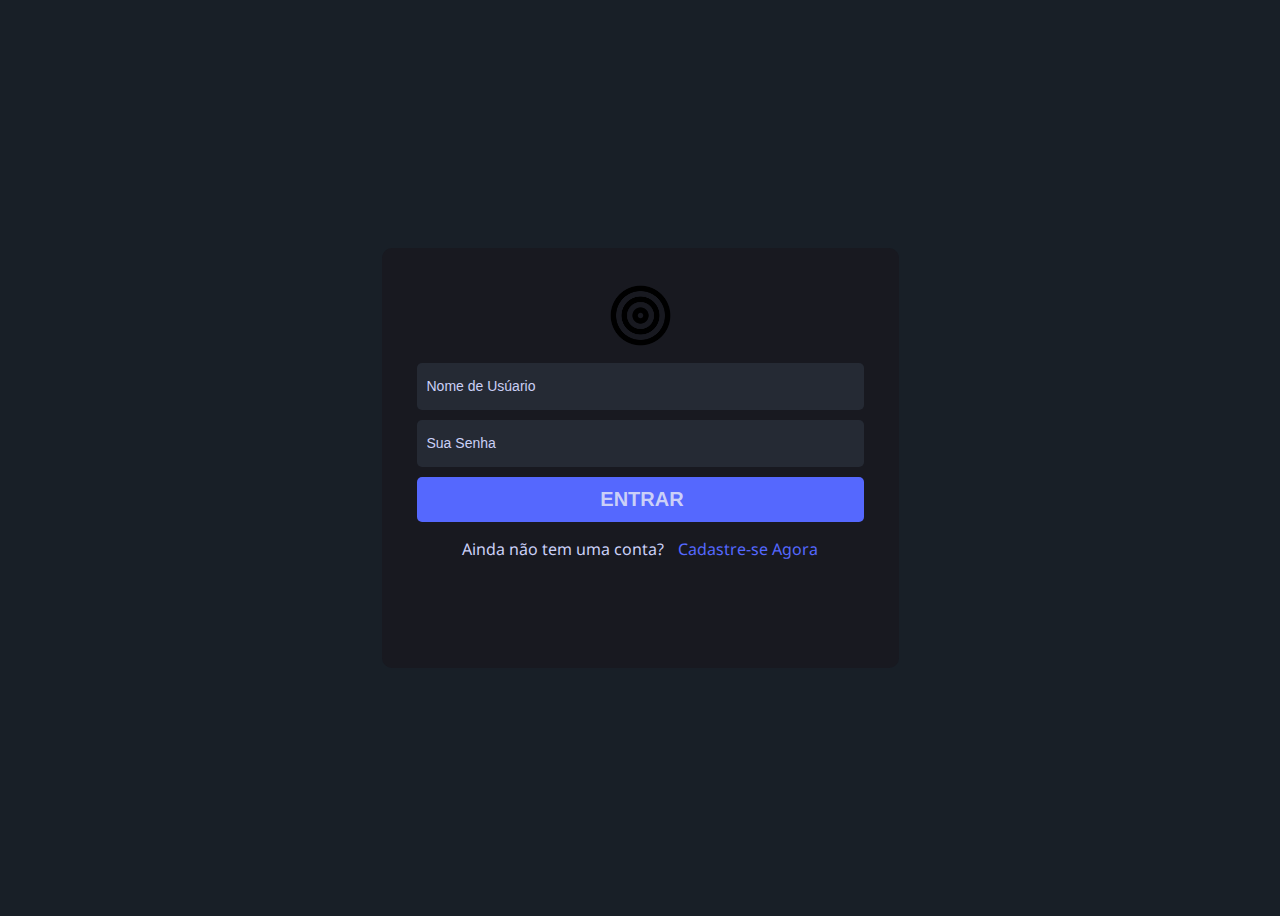
<file: tela-de-login-2/index.html>
<!DOCTYPE html>
<html lang="pt-br">
<head>
    <meta charset="UTF-8">
    <meta http-equiv="X-UA-Compatible" content="IE=edge">
    <meta name="viewport" content="width=device-width, initial-scale=1.0">
    <title>Login Screen</title>
    <link rel="stylesheet" href="style.css">
    <link rel="shortcut icon" href="imagens/8666701_target_icon.png" type="image/x-icon">
</head>
<body>
    <section class="area-login">
        <div class="login">
            <div class="login-logo">
                <img src="imagens/8666701_target_icon.png" alt="Logo">
            </div>
            <form method="post">
                <input type="text" name="Nome" placeholder="Nome de Usúario" autofocus>
                <input type="password" name="Senha" placeholder="Sua Senha">
                <input type="submit" value="Entrar" class="login-button">
            </form>
            <p>Ainda não tem uma conta? <a href="#">Cadastre-se Agora</a></p>
        </div>
    </section>
</body>
</html>
</file>
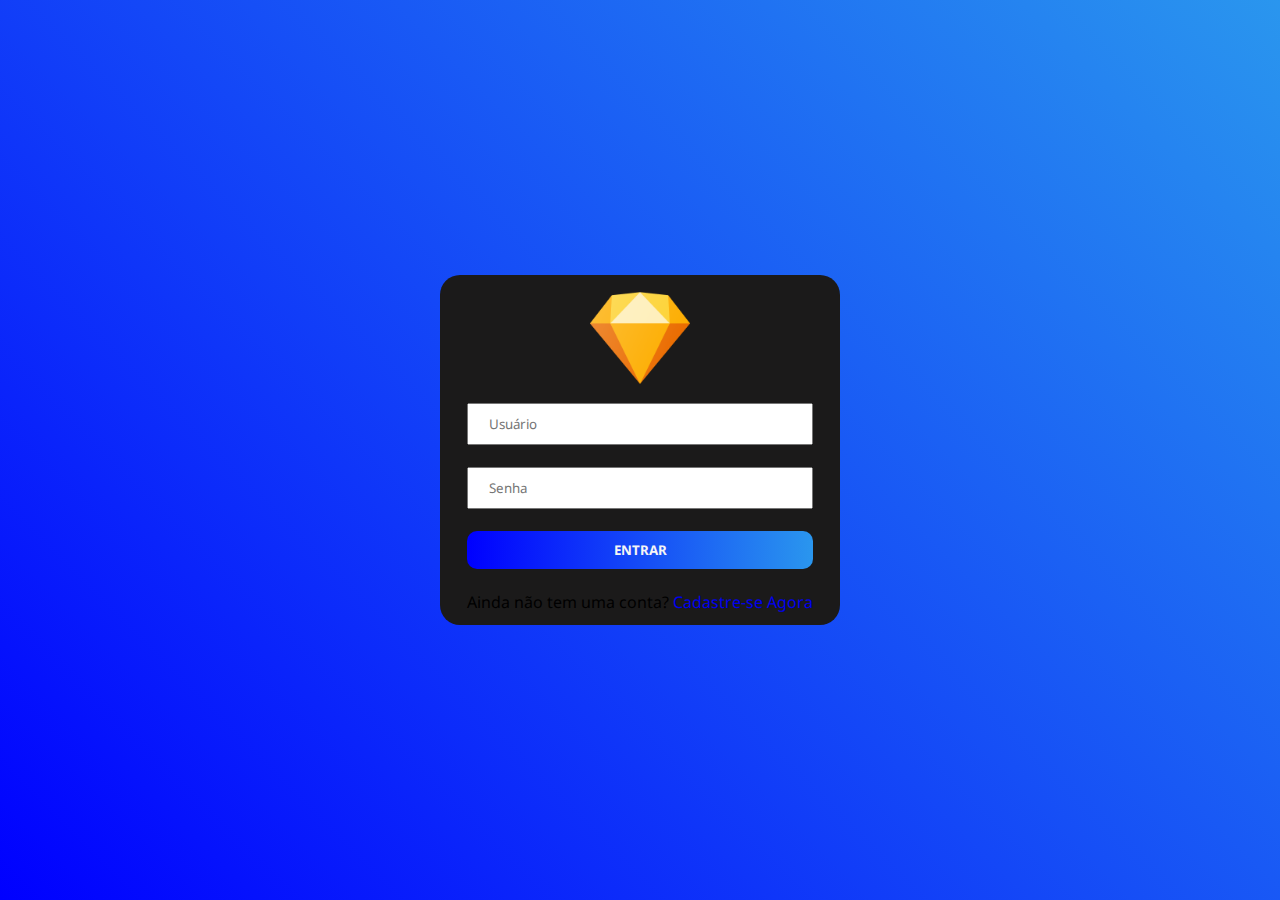
<file: tela-de-login-4/index.html>
<!DOCTYPE html>
<html lang="pt-br">
<head>
    <meta charset="UTF-8">
    <meta http-equiv="X-UA-Compatible" content="IE=edge">
    <meta name="viewport" content="width=device-width, initial-scale=1.0">
    <title>Login</title>
    <link rel="stylesheet" href="style.css">
    <link rel="shortcut icon" href="imagens/2993662_app_brand_brands_logo_logos_icon.png" type="image/x-icon">
</head>
<body>
    <div class="area-login">
        <div class="card-login">
            <div class="card-login-logo">
                <img src="imagens/2993662_app_brand_brands_logo_logos_icon.png" alt="Logo Login">
            </div>

            <div class="card-login-input">
            <input type="text" placeholder="Usuário">
            <br>
            <input type="password" placeholder="Senha">
            <br>
            <button>ENTRAR</button>
            <br>
            <p>Ainda não tem uma conta? <a href="#">Cadastre-se Agora</a></p> 
            </div>
        </div>
    </div>
</body>
</html>
</file>
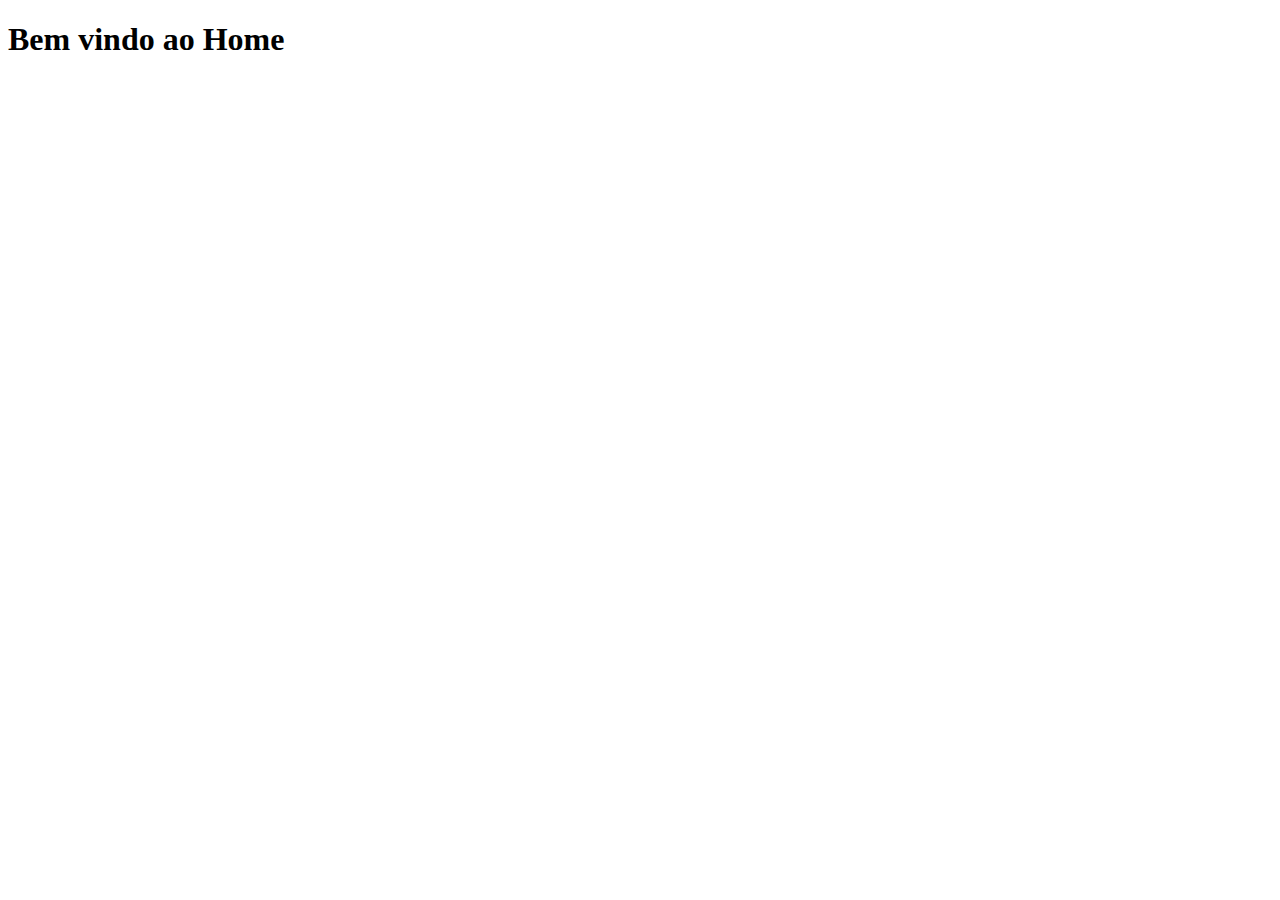
<file: site-teste 21/home.html>
<!DOCTYPE html>
<html lang="pt-br">
<head>
    <meta charset="UTF-8">
    <meta http-equiv="X-UA-Compatible" content="IE=edge">
    <meta name="viewport" content="width=device-width, initial-scale=1.0">
    <title>Home</title>
</head>
<body>
    <h1>Bem vindo ao Home</h1>
</body>
</html>
</file>
<file: card-de-produto/style.css>
@charset "UTF-8";

@import url('https://fonts.googleapis.com/css2?family=Noto+Sans:wght@400;700&display=swap');

* {
    margin: 0px;
    padding: 0px;
    box-sizing: border-box;
}

body {
    font-family: 'Noto Sans', sans-serif;
}

.area-principal {
    background-color: #D9CEF9;
    height: 100vh;
    width: 100vw;
    display: flex;
    align-items: center;
    justify-content: space-evenly;
}

.area-left img {
    display: flex;
    align-items: center;
    justify-content: center;
    height: 350px;
    width: 570px;
}

.area-right {
    display: flex;
    align-items: center;
    justify-content: center;
    flex-direction: column;
}

.area-right-txt h1 {
    color: #3C305B;
    font-family: serif;
    width: 450px;
}

.area-right-txt h3 {
    color: #3C305B;
}

.area-right button {
    margin-top: 20px;
    padding: 10px 20px;
    border-radius: 20px;
    border: 1px solid #3C305B;
    background-color: transparent;
    font-weight: bold;
    color: #3C305B;
    cursor: pointer;
    margin-left: -225px;
}

.area-right button:hover {
    background-color: #c0b4df;
    transition: 0.5s;
}
</file>
<file: site-teste 21/style.css>
@charset "UTF-8";

@import url('https://fonts.googleapis.com/css2?family=Noto+Sans:wght@400;700&display=swap');

* {
    margin: 0px;
    padding: 0px;
    box-sizing: border-box;
}

body {
    font-family: 'Noto Sans', sans-serif;
}

.area-login {
    background-image: linear-gradient(to right, #025951, #02735E);
    height: 100vh;
    width: 100vw;
    display: flex;
    align-items: center;
    justify-content: space-evenly;
}

.left-area {
    display: flex;
    align-items: center;
    justify-content: center;
}

.left-area img {
    height: 350px;
    width: 350px;
}

.right-area {
    display: flex;
    align-items: center;
    justify-content: center;
}

.card-login {
    background-image: linear-gradient(to right, #034159, #025951);
    height: 350px;
    width: 400px;
    display: flex;
    align-items: center;
    justify-content: center;
    flex-direction: column;
    border-radius: 15px;
}

.input-usuario {
    display: flex;
    align-items: center;
    justify-content: center;
    flex-direction: column;
    color: #038C3E;
    font-weight: bold;
}

.input-usuario input {
    padding: 10px 20px;
    outline: none;
}

.input-senha {
    margin-top: 10px;
    display: flex;
    align-items: center;
    justify-content: center;
    flex-direction: column;
    color: #038C3E;
    font-weight: bold;
}

.input-senha input {
    padding: 10px 20px;
    outline: none;
}

.card-login-txt {
    margin-top: 20px;
}

.card-login-txt a {
    text-decoration: none;
    color: black;
    font-weight: bolder;
}

.card-login-txt a:hover {
    text-decoration: underline;
}

.btn-entrar button {
    background-color: #038C3E;
    padding: 10px 15px;
    margin-top: 10px;
    border: none;
    border-radius: 10px;
    color: whitesmoke;
    font-weight: bold;
}

.btn-entrar button:hover {
    cursor: pointer;
    background-color: #15964d;
    color: rgb(212, 212, 212);
}
</file>
<file: site-teste 22/style.css>
@charset "UTF-8";

@import url('https://fonts.googleapis.com/css2?family=Poppins:wght@300;400;500;600;700;800;900&display=swap');

* {
    margin: 0px;
    padding: 0px;
    box-sizing: border-box;
    font-family: 'Poppins', sans-serif;
}

body {
    display: flex;
    align-items: center;
    justify-content: center;
    min-height: 100vh;
    background: #23242a;
}

.box {
    position: relative;
    width: 380px;
    height: 420px;
    background: #1c1c1c;
    border-radius: 8px;
    overflow: hidden; 
}

.box::before {
    content: '';
    position: absolute;
    top: -50%; 
    left: -50%;
    width: 380px;
    height: 420px;
    background: linear-gradient(0deg, transparent, #45f3ff, #45f3ff);
    transform-origin: bottom right; 
    animation: animate 6s linear infinite;
}

.box::after {
    content: '';
    position: absolute;
    top: -50%; 
    left: -50%;
    width: 380px;
    height: 420px;
    background: linear-gradient(0deg, transparent, #45f3ff, #45f3ff);
    transform-origin: bottom right; 
    animation: animate 6s linear infinite;
    animation-delay: -3s;
}

@keyframes animate {
    0% {
        transform: rotate(0deg);
    }

    100% {
        transform: rotate(360deg);
    }
}

.form {
    position: absolute;
    inset: 2px;
    border-radius: 8px;
    background: #28292d;
    z-index: 10;
    padding: 50px 40px;
    display: flex;
    flex-direction: column;
}

.form h2 {
    color: #45f3ff;
    font-weight: 500;
    text-align: center;
    letter-spacing: 0.1em;
}

.inputBox {
    position: relative;
    width: 300px;
    margin-top: 35px;
}

.inputBox input {
    position: relative;
    width: 100%;
    padding: 20px 10px 10px;
    background: transparent;
    border: none;
    outline: none;
    color: #23242a;
    font-size: 1em;
    letter-spacing: 0.05em;
    z-index: 10;
}

.inputBox span {
    position: absolute;
    left: 0;
    padding: 20px 0px 10px;
    font-size: 1em;
    color: #8f8f8f;
    pointer-events: none;
    letter-spacing: 0.05em;
}

.inputBox input:valid ~ span,
.inputBox input:focus ~ span
{
    color: #45f3ff;
    transform: translateX(0px) translateY(-34px);
    font-size: 0.75em;
}

.inputBox i {
    position: absolute;
    left: 0;
    bottom: 0;
    width: 100%;
    height: 2px;
    background-color: #45f3ff;
    border-radius: 4px;
    transition: 0.5s;
    pointer-events: none;
    z-index: 9;
}

.inputBox input:valid ~ i,
.inputBox input:focus ~ i
{
    height: 44px;
}

.links {
    display: flex;
    justify-content: space-between;
}

.links a {
    margin: 10px 0;
    font-size: 0.75em;
    color: #8f8f8f;
    text-decoration: none;
}

.links a:hover,
.links a:nth-child(2)
{
    color: #45f3ff;
}

input[type="submit"] {
    border: none;
    outline: none;
    background: #45f3ff;
    padding: 11px 25px;
    width: 100px;
    margin-top: 10px;
    border-radius: 4px;
    font-weight: 600;
    cursor: pointer;
}
</file>
<file: site-teste 3/style.css>
@charset "UTF-8";

* {
    margin: 0px;
    padding: 0px;
}

body {
    background-color: whitesmoke;
}

div.container {
    background-color: aqua;
    height: 100vh;
}

#div1 {
    background-image: linear-gradient(to right, rgb(224, 150, 11), rgb(216, 216, 20));
    font-family: sans-serif;
    text-align: center;
}

#div1 h1 {
    font-size: 75px;
    padding: 170px 0px;
    color: whitesmoke;
    text-shadow: 3px 3px 3px rgba(0, 0, 0, 0.466);
    font-family:Arial, Helvetica, sans-serif;
}

#div1 p {
    margin-top: -115px;
    text-align: center;
    line-height: 2em;
    color: whitesmoke;
    font-size: 25px;
    text-shadow: 2px 2px 2px rgba(0, 0, 0, 0.404);
}

#div2 {
    background-image: url(imagens/comidas.webp);
    background-attachment: fixed;
    background-size: cover;
}

#div3 {
    background-image: linear-gradient(to right, rgb(192, 192, 20), orange);
    font-family: Arial, Helvetica, sans-serif;
    color: whitesmoke;
    height: 1050px;
}

#div3 img {
    height: 350px;
    width: 550px;
    margin-left: 400px;
    margin-top: 80px;
    border-radius: 10px;
}

#div3 h2 {
    font-family: Arial, Helvetica, sans-serif;
    font-size: 45px;
    text-align: center;
    padding-top: 30px;
    text-shadow: 3px 3px 3px rgba(0, 0, 0, 0.548);
}

#div3 p {
    padding: 25px;
    margin-top: 50px;
    text-align: center;
    line-height: 2em;
    font-size: 25px;
}

footer {
    background-color: rgb(20, 19, 19);
    padding: 20px;
    color: whitesmoke;
    font-weight: bolder;
    text-align: center;
}

footer a {
    text-decoration: none;
    color: whitesmoke;
}

footer a:hover {
    color: rgb(235, 162, 27);
}
</file>
<file: site-teste 5/style.css>
@charset "UTF-8";

* {
    margin: 0px;
    padding: 0px;
    box-sizing: border-box;
    font-family: Verdana, Geneva, Tahoma, sans-serif;
}

body {
    overflow: hidden;
    background-color: rgb(41, 177, 41);
}

header {
    display: flex;
}

nav img {
    height: 115px;
    padding: 10px 15px;
}

.menu a {
    display: inline-block;
    padding: 0px 115px;
    margin-top: 40px;
    text-decoration: none;
    color: rgb(43, 41, 41);
    font-weight: bold;
}

.menu a:hover {
    color: whitesmoke;
}

.bola-laranja {
    position: absolute;
    bottom: -415px;
    right: -575px;
    width: 1000px;
    height: 750px;
    border-radius: 50%;
    border: 3px solid rgb(7, 128, 7);
    background-color: #f0b71c;
}

.lanche {
    position: absolute;
    right: 155px;
    bottom: 30px;
    width: 300px;
}

.texto-sobre {
    margin-top: 20px;
    margin-left: 20px;
}

.texto-sobre h1 {
    font-size: 35px;
    line-height: 1.5em;
}

.texto-sobre p {
    margin: 20px 0;
    color:black;
    max-width: 850px;
    font-weight: bold;
    text-align: justify;
    line-height: 1.7em;
    font-family: sans-serif;
    font-size: 23px;
}
</file>
<file: site-teste 6/style.css>
@charset "UTF-8";

@import url("https://fonts.googleapis.com/css2?family=Orbitron:wght@500&display=swap");

* {
    margin: 0px;
    padding: 0px;
    box-sizing: border-box;
}

body {
    font-family: sans-serif;
    background-image: linear-gradient(to left, #3b0050, #a020a7)
}

nav.menu {
    position: absolute;
    height: 100px;
    width: 100%;
    display: flex;
}

nav.menu h1 {
    padding-left: 40px;
    padding-top: 30px;
    font-family:'Franklin Gothic Medium', 'Arial Narrow', Arial, sans-serif;
    color: whitesmoke;
    text-shadow: 3px 3px 3px black;
    font-size: 30px;
}

nav.menu a {
    text-align: right;
    text-decoration: none;
    color: whitesmoke;
    display: inline-block;
    margin-left: 320px;
    margin-top: 45px;
    font-weight: bolder;
}

nav.menu a:hover {
    color: black;
}

div.header {
    background-image: url(imagens/hp-tech-to-watch-hero-desktop.jpg);
    background-size: cover;
    background-position: right;
    height: 570px;
}

div.header h1 {
    padding: 200px 90px;
    color: whitesmoke;
    font-family:'Orbitron';
    font-size: 50px;
    text-shadow: 3px 3px 3px black;
}

div.vr {
    height: 100vh;
    display: flex;
    align-items: center;
}

div.vr img {
    height: 500px;
    width: 500px;
    margin-left: 75px;
    border-radius: 50%;
    box-shadow: 5px 5px 5px rgba(109, 16, 86, 0.5);
}

div.vr h1 {
    margin-left: 130px;
    font-family: 'Orbitron';
    font-weight: bolder;
    font-size: 90px;
    color: whitesmoke;
    line-height: 1.7em;
    text-shadow: 5px 5px 5px rgba(0, 0, 0, 0.61);
    text-align: center;
}
</file>
<file: site-teste 7/style.css>
@charset "UTF-8";

* { 
    margin: 0px;
    padding: 0px;
    box-sizing: border-box;
}

header {
    background-color: rgb(22, 19, 168);
    height: 80px;
}

nav img {
    height: 60px;
    width: 60px;
    margin: 5px 20px;
}

.menu {
    margin-left: 560px;
    margin-top: -45px;
}

.menu a {
    padding: 50px;
    text-decoration: none;
    color: white;
    font-family: sans-serif;
    font-weight: bold;
    text-shadow: 3px 3px 3px rgba(0, 0, 0, 0.199);
}

.menu a:hover {
    color: rgb(57, 164, 235);
}

.center {
    height: 100vh;
    background-image: url(imagens/pexels-emiliano-arano-1350197.jpg);
    background-size: cover;
    text-align: center;
    line-height: 3em;
    font-size: 30px;
}

.center h1 {
    padding-top: 200px;
    font-family: sans-serif;
    color: whitesmoke;
    text-shadow: 3px 3px 3px black;
}

button {
    border: 10px solid rgb(88, 95, 196);
    border-radius: 100px;
    background-color: rgb(88, 95, 196);
    padding: 10px;
    font-family: sans-serif;
    font-weight: bold;
    color: rgb(0, 0, 0);
}

button:hover {
    background-color: cyan;
    border: 10px solid cyan;
}

.div1 {
    height: 100vh;
    background-image: linear-gradient(to right, rgb(60, 60, 197), cyan);
}

.bola {
    position: absolute;
    background-color: rgb(12, 23, 187);
    border-radius: 50%;
    height: 550px;
    width: 550px;
    margin-left: 400px;
    margin-top: 50px;
    box-shadow: 7px 7px 7px rgba(0, 0, 0, 0.349);
}

.galao img {
    position: absolute;
    height: 500px;
    width: 500px;
    margin-left: 435px;
    margin-top: 70px;
}

footer {
    background-color: black;
    height: 30px;
    color: white;
    text-align: center;
    padding-top: 5px;
    font-weight: bold;
    font-family: sans-serif;
}

footer a {
    text-decoration: none;
    color: whitesmoke;
    font-family: sans-serif;
}

footer a:hover {
    color: darkblue;
}
</file>
<file: site-teste 8/style.css>
@charset "UTF-8";

* {
    margin: 0px;
    padding: 0px;
    box-sizing: border-box;
    overflow-x: hidden;
}

nav {
    display: flex;
    align-items: center;
    justify-content: space-between;
    height: 90px;
    width: 100vw;
    background-color: #33b6ff;
    padding: 0px 50px;
}

nav h1 {
    color: white;
    font-size: 40px;
    font-family:'Gill Sans', 'Gill Sans MT', Calibri, 'Trebuchet MS', sans-serif;
}

.nav-links {
    display: flex;
    align-items: center;
    justify-content: center;
}

.nav-links a {
    text-decoration: none;
    color:whitesmoke;
    font-weight: bold;
}

header {
    height: 100vh;
    width: 100vw;
    background-color: #33b6ff;
    display: flex;
    align-items: center;
    justify-content: center;
}

.header-titulo {
    font-family:'Times New Roman', Times, serif;
    font-size: 2em;
    font-weight: bolder;
    color: whitesmoke;
}
</file>
<file: site-teste-19/style.css>
@charset "UTF-8";

@import url('https://fonts.googleapis.com/css2?family=Noto+Sans:wght@400;700&display=swap');

* {
    margin: 0px;
    padding: 0px;
    box-sizing: border-box;
    font-family: 'Noto Sans', sans-serif;
    overflow-x: hidden;
}

body {
    background-color: #222222;
}

nav {
    height: 100px;
    width: 100vw; 
    background-color: black;
    display: flex;
    align-items: center;
    justify-content: space-between;
    overflow: hidden;
}

.nav-logo img {
    height: 130px;
    width: 230px;
}

.nav-button {
    margin: 0px 50px;
}

.nav-button button {
    padding: 10px 15px;
    border: none;
    border-radius: 5px;
    background-color: #E50914;
    color: whitesmoke;
    cursor: pointer;
}

.nav-button button:hover {
    background-color: #f00f1a;
    transition: 0.3s;
}

header {
    background-image: url(imagens/BR-pt-20230109-popsignuptwoweeks-perspective_alpha_website_medium.jpg);
    background-size: cover;
    height: 100vh;
    width: 100vw;
    display: flex;
    align-items: center;
    justify-content: center;
}

.header-txt {
    color: #FFFFFF;
    display: flex;
    align-items: center;
    justify-content: center;
    flex-direction: column;
    height: 500px;
}

.titulo {
    text-align: center;
    font-size: 1.5em;
    text-shadow: 1px 1px 1px black;
}

.sub-titulo {
    margin-top: 30px;
    height: 50px;
    text-shadow: 1px 1px 1px black;
}

.input-header input {
    padding: 10px 15px;
    width: 440px;
    margin-top: 15px;
    border: none;
    outline: none;
}

.input-txt {
    text-shadow: 1px 1px 1px black;
}

.input-header button {
    padding: 13px 15px;
    background-color: #E50914;
    color: whitesmoke;
    border: none;
    font-weight: bold;
}

.input-header button:hover {
    background-color: #ee0f1a;
    cursor: pointer;
    transition: 0.3s;
}

.aproveite-na-tv {
    height: 500px;
    width: 100vw;
    background-color: #000000;
    display: flex;
    align-items: center;
    justify-content: space-evenly;
    margin-top: 7px;
}

.left {
    color: whitesmoke;
    display: flex;
    align-items: center;
    justify-content: center;
    font-size: 1.3em;
}

.aproveite-na-tv-txt {
    width: 500px;
    height: 200px;
}

.aproveite-na-tv-p {
    line-height: 2em;
    margin-top: 15px;
}

.right {
    display: flex;
    align-items: center;
    justify-content: center;
}

.right img {
    height: 350px;
    width: 500px;
}

.assista-quando-quiser {
    height: 500px;
    width: 100vw;
    background-color: #000000;
    display: flex;
    align-items: center;
    justify-content: space-evenly;
    margin-top: 7px;
}

.assista-quando-quiser-left {
    display: flex;
    align-items: center;
    justify-content: center;
}

.assista-quando-quiser-left img {
    height: 450px;
    width: 300px;
}

.assista-quando-quiser-right {
    color: whitesmoke;
}

.assista-quando-quiser-txt {
    font-size: 1.3em;
}

.assista-quando-quiser-p {
    font-size: 1.3em;
    line-height: 2em;
    margin-top: 15px;
}

.perfis-para-criancas {
    height: 500px;
    width: 100vw;
    background-color: #000000;
    display: flex;
    align-items: center;
    justify-content: space-evenly;
    margin-top: 7px;
    color: whitesmoke;
}

.perfis-para-criancas-txt {
    font-size: 1.3em;
}

.perfis-para-criancas-p {
    width: 500px;
    margin-top: 15px;
    font-size: 1.3em;
    line-height: 2em;
}

.perfis-para-criancas-right img {
    margin-top: -50px;
    height: 450px;
    width: 520px;
}

.baixe-series {
    height: 500px;
    width: 100vw;
    background-color: #000000;
    display: flex;
    align-items: center;
    justify-content: space-evenly;
    margin-top: 7px;
    color: whitesmoke;
}

.baixe-series-left img {
    height: 400px;
    width: 530px;
    margin-left: -150px;
}

.baixe-series-txt {
    font-size: 1.3em;
}

.baixe-series-p {
    margin-top: 15px;
    font-size: 1.3em;
    line-height: 2em;
}
</file>
<file: site-teste-20/style.css>
@charset "UTF-8";

@import url('https://fonts.googleapis.com/css2?family=Noto+Sans:wght@400;700&display=swap');

* {
    margin: 0px;
    padding: 0px;
    box-sizing: border-box;
}

.area-principal {
    background-color: #F0F2F5;
    height: 100vh;
    width: 100vw;
    display: flex;
    align-items: center;
    justify-content: space-evenly;
    font-family: 'Noto Sans', sans-serif;
}

.left-area {
    display: flex;
    align-items: center;
    justify-content: center;
}

.txt {
    width: 450px;
    font-size: 1.5em;
}

.txt h1 {
    color: #1877F2;
    font-size: 3.5em;
    font-family: sans-serif;
    font-weight: bold;
}

.card-login {
    display: flex;
    align-items: center;
    justify-content: center;
    flex-direction: column;
    background-color: #FFFFFF;
    height: 290px;
    width: 350px;
    border-radius: 15px;
    box-shadow: 1px 1px 1px rgba(0, 0, 0, 0.24);
}

.card-login input {
    padding: 10px 10px;
    width: 90%;
    border-radius: 5px;
    border: 1px solid rgba(0, 0, 0, 0.493);
    outline: none;
}

.card-login a {
    text-decoration: none;
    margin-top: 10px;
}

.card-login button {
    padding: 15px 15px;
    background-color: #3cbb23;
    font-weight: bold;
    color: whitesmoke;
    border-radius: 5px;
    border: none;
}

.card-login button:hover {
    cursor: pointer;
    background-color: #31a11b;
}

#senha {
    margin-top: 10px;
}

#btn-entrar {
    margin-top: 10px;
    padding: 10px 10px;
    width: 90%;
    background-color: #166FE5;
    font-weight: bolder;
    color: whitesmoke;
    border: none;
    border-radius: 5px;
}

#btn-entrar:hover {
    background-color: #3789f5;
    cursor: pointer;
}

.right-area-txt-p {
    width: 350px;
    text-align: center;
    margin-top: 10px;
}

.right-area-txt-p a {
    text-decoration: none;
    color: black;
    font-weight: bolder;
}

.right-area-txt-p a:hover {
    text-decoration: underline;
}
</file>
<file: tela-de-login-2/style.css>
@charset "UTF-8";

@import url('https://fonts.googleapis.com/css2?family=Noto+Sans:wght@400;700&display=swap');

body {
    background-color: #181f27;
    font-family: 'Noto Sans', sans-serif;
    overflow: hidden;
}

.area-login {
    display: flex;
    align-items: center;
    justify-content: center;
    height: 100vh;
}

.login {
    display: flex;
    flex-direction: column;
    align-items: center;
    background-color: #181920;
    width: 447px;
    height: 350px;
    padding: 35px;
    border-radius: 10px;
}

.login form {
    display: flex;
    flex-direction: column;
    width: 100%;
}

.login input {
    margin-top: 10px;
    background-color: #252a34;
    color: #CBD0F7;
    border: none;
    height: 45px;
    outline: none;
    border-radius: 5px;
    padding-left: 10px;
}

.login-logo img {
    height: auto;
    width: 65px;
}

.login-button {
    cursor: pointer;
}

input::placeholder {
    color: #CBD0F7;
    font-size: 14px;
}

form [type = "submit" ] {
    display: block;
    background-color: #5568FE;
    font-size: 20px;
    text-transform: uppercase;
    font-weight: bold;
}

p {
    color: #CBD0F7;
}

a {
    color: #5568FE;
    text-decoration: none;
    margin-left: 10px;
}
</file>
<file: tela-de-login-4/style.css>
@charset "UTF-8";

@import url('https://fonts.googleapis.com/css2?family=Noto+Sans:wght@400;700&display=swap');


* {
    margin: 0px;
    padding: 0px;
    box-sizing: border-box;
    font-family: 'Noto Sans', sans-serif;
}

.area-login {
    height: 100vh;
    width: 100vw;
    background-image: linear-gradient(45deg, blue, rgb(42, 150, 238));
    display: flex;
    align-items: center;
    justify-content: center;
}

.card-login img {
    height: 100px;
    width: 100px;
}

.card-login {
    height: 350px;
    width: 400px;
    background-color: rgb(27, 26, 26);
    display: flex;
    align-items: center;
    justify-content: center;
    flex-direction: column;
    border-radius: 20px;
}

.card-login-input {
    display: flex;
    align-items: center;
    justify-content: center;
    flex-direction: column;
    margin-top: 10px;
}

.card-login-input input {
    padding: 10px 20px;
    width: 100%;
    outline: none;
}

.card-login-input button {
    padding: 10px 20px;
    width: 100%;
    border-radius: 10px;
    border: none;
    background-image: linear-gradient(to right, blue, rgb(42, 150, 238));
    color: whitesmoke;
    font-weight: bold;
}

.card-login-input button:hover {
    cursor: pointer;
    color: rgb(196, 193, 193);
}

.card-login-input a {
    text-decoration: none;
}

.card-login-input a:hover {
    color: #035AA6;
}
</file>
